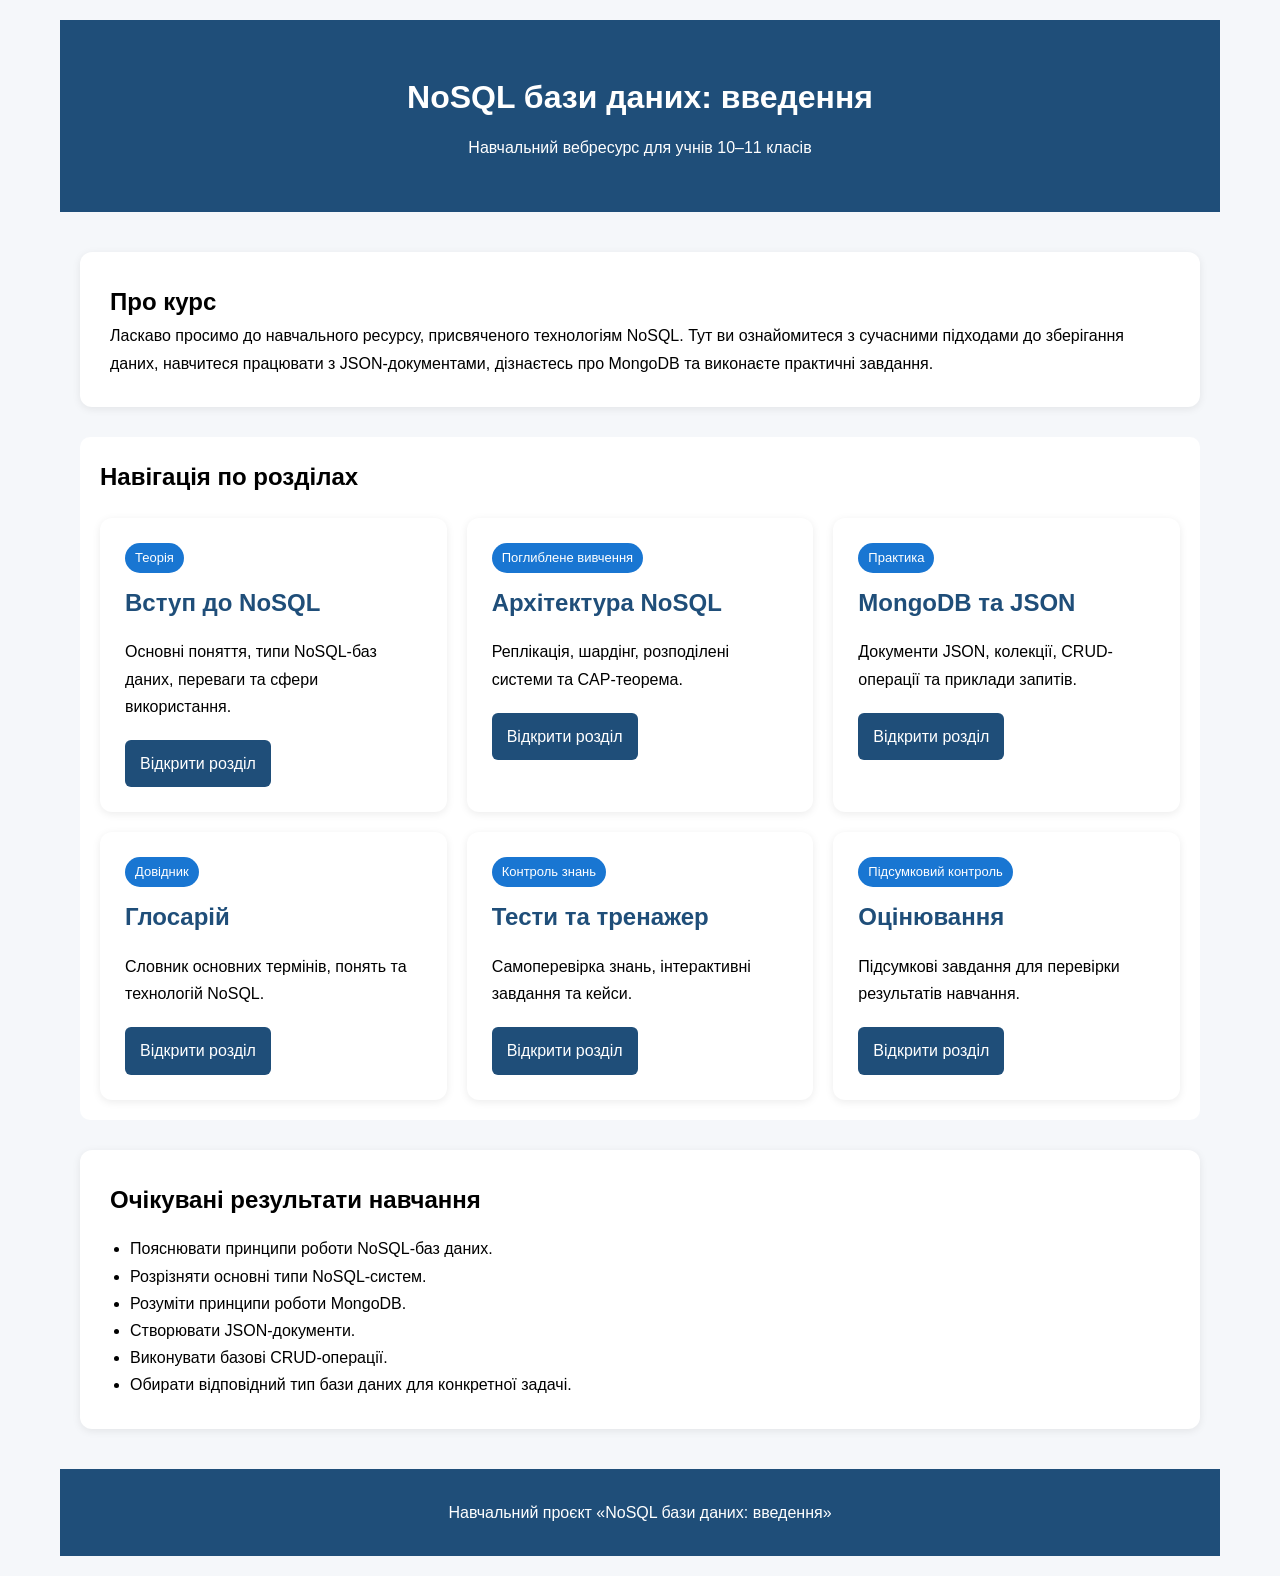
<file: index.html>
<!doctype html>
<html lang="uk">
  <head>
    <meta charset="UTF-8" />
    <meta name="viewport" content="width=device-width, initial-scale=1.0" />
    <title>NoSQL бази даних: введення</title>

    <link rel="stylesheet" href="styles/style.css" />

    <style>
      * {
        margin: 0;
        padding: 0;
        box-sizing: border-box;
      }

      body {
        font-family: Arial, sans-serif;
        background: #f5f7fa;
        line-height: 1.7;
      }

      header {
        background: #1f4e79;
        color: white;
        text-align: center;
        padding: 50px 20px;
      }

      header h1 {
        margin-bottom: 10px;
      }

      .container {
        max-width: 1200px;
        margin: 40px auto;
        padding: 0 20px;
      }

      .intro {
        background: white;
        padding: 30px;
        border-radius: 12px;
        margin-bottom: 30px;
        box-shadow: 0 2px 8px rgba(0, 0, 0, 0.08);
      }

      .navigation-grid {
        display: grid;
        grid-template-columns: repeat(auto-fit, minmax(300px, 1fr));
        gap: 20px;
      }

      .nav-card {
        background: white;
        padding: 25px;
        border-radius: 12px;
        box-shadow: 0 2px 8px rgba(0, 0, 0, 0.08);
        transition: 0.3s;
      }

      .nav-card:hover {
        transform: translateY(-5px);
      }

      .nav-card h2 {
        color: #1f4e79;
        margin-bottom: 15px;
      }

      .nav-card p {
        margin-bottom: 20px;
      }

      .nav-card a {
        display: inline-block;
        text-decoration: none;
        background: #1f4e79;
        color: white;
        padding: 10px 15px;
        border-radius: 6px;
      }

      .objectives {
        background: white;
        padding: 30px;
        border-radius: 12px;
        margin-top: 30px;
        box-shadow: 0 2px 8px rgba(0, 0, 0, 0.08);
      }

      .objectives ul {
        margin-top: 15px;
        padding-left: 20px;
      }

      footer {
        text-align: center;
        padding: 30px;
        margin-top: 40px;
        background: #1f4e79;
        color: white;
      }

      .badge {
        display: inline-block;
        background: #1976d2;
        color: white;
        padding: 4px 10px;
        border-radius: 15px;
        font-size: 13px;
        margin-bottom: 10px;
      }
    </style>
  </head>
  <body>
    <header>
      <h1>NoSQL бази даних: введення</h1>
      <p>Навчальний вебресурс для учнів 10–11 класів</p>
    </header>

    <div class="container">
      <section class="intro">
        <h2>Про курс</h2>

        <p>
          Ласкаво просимо до навчального ресурсу, присвяченого технологіям
          NoSQL. Тут ви ознайомитеся з сучасними підходами до зберігання даних,
          навчитеся працювати з JSON-документами, дізнаєтесь про MongoDB та
          виконаєте практичні завдання.
        </p>
      </section>

      <section>
        <h2 style="margin-bottom: 20px">Навігація по розділах</h2>

        <div class="navigation-grid">
          <div class="nav-card">
            <div class="badge">Теорія</div>

            <h2>Вступ до NoSQL</h2>

            <p>
              Основні поняття, типи NoSQL-баз даних, переваги та сфери
              використання.
            </p>

            <a href="theory/main-content.html"> Відкрити розділ </a>
          </div>

          <div class="nav-card">
            <div class="badge">Поглиблене вивчення</div>

            <h2>Архітектура NoSQL</h2>

            <p>Реплікація, шардінг, розподілені системи та CAP-теорема.</p>

            <a href="theory/no-sql-architecture.html"> Відкрити розділ </a>
          </div>

          <div class="nav-card">
            <div class="badge">Практика</div>

            <h2>MongoDB та JSON</h2>

            <p>Документи JSON, колекції, CRUD-операції та приклади запитів.</p>

            <a href="theory/mongo-db-as-example.html"> Відкрити розділ </a>
          </div>

          <div class="nav-card">
            <div class="badge">Довідник</div>

            <h2>Глосарій</h2>

            <p>Словник основних термінів, понять та технологій NoSQL.</p>

            <a href="theory/glossary.html"> Відкрити розділ </a>
          </div>

          <div class="nav-card">
            <div class="badge">Контроль знань</div>

            <h2>Тести та тренажер</h2>

            <p>Самоперевірка знань, інтерактивні завдання та кейси.</p>

            <a href="tests/tests.html"> Відкрити розділ </a>
          </div>

          <div class="nav-card">
            <div class="badge">Підсумковий контроль</div>

            <h2>Оцінювання</h2>

            <p>Підсумкові завдання для перевірки результатів навчання.</p>

            <a href="practice/tasks.html"> Відкрити розділ </a>
          </div>
        </div>
      </section>

      <section class="objectives">
        <h2>Очікувані результати навчання</h2>

        <ul>
          <li>Пояснювати принципи роботи NoSQL-баз даних.</li>
          <li>Розрізняти основні типи NoSQL-систем.</li>
          <li>Розуміти принципи роботи MongoDB.</li>
          <li>Створювати JSON-документи.</li>
          <li>Виконувати базові CRUD-операції.</li>
          <li>Обирати відповідний тип бази даних для конкретної задачі.</li>
        </ul>
      </section>
    </div>

    <footer>
      <p>Навчальний проєкт «NoSQL бази даних: введення»</p>
    </footer>
  </body>
</html>
</file>
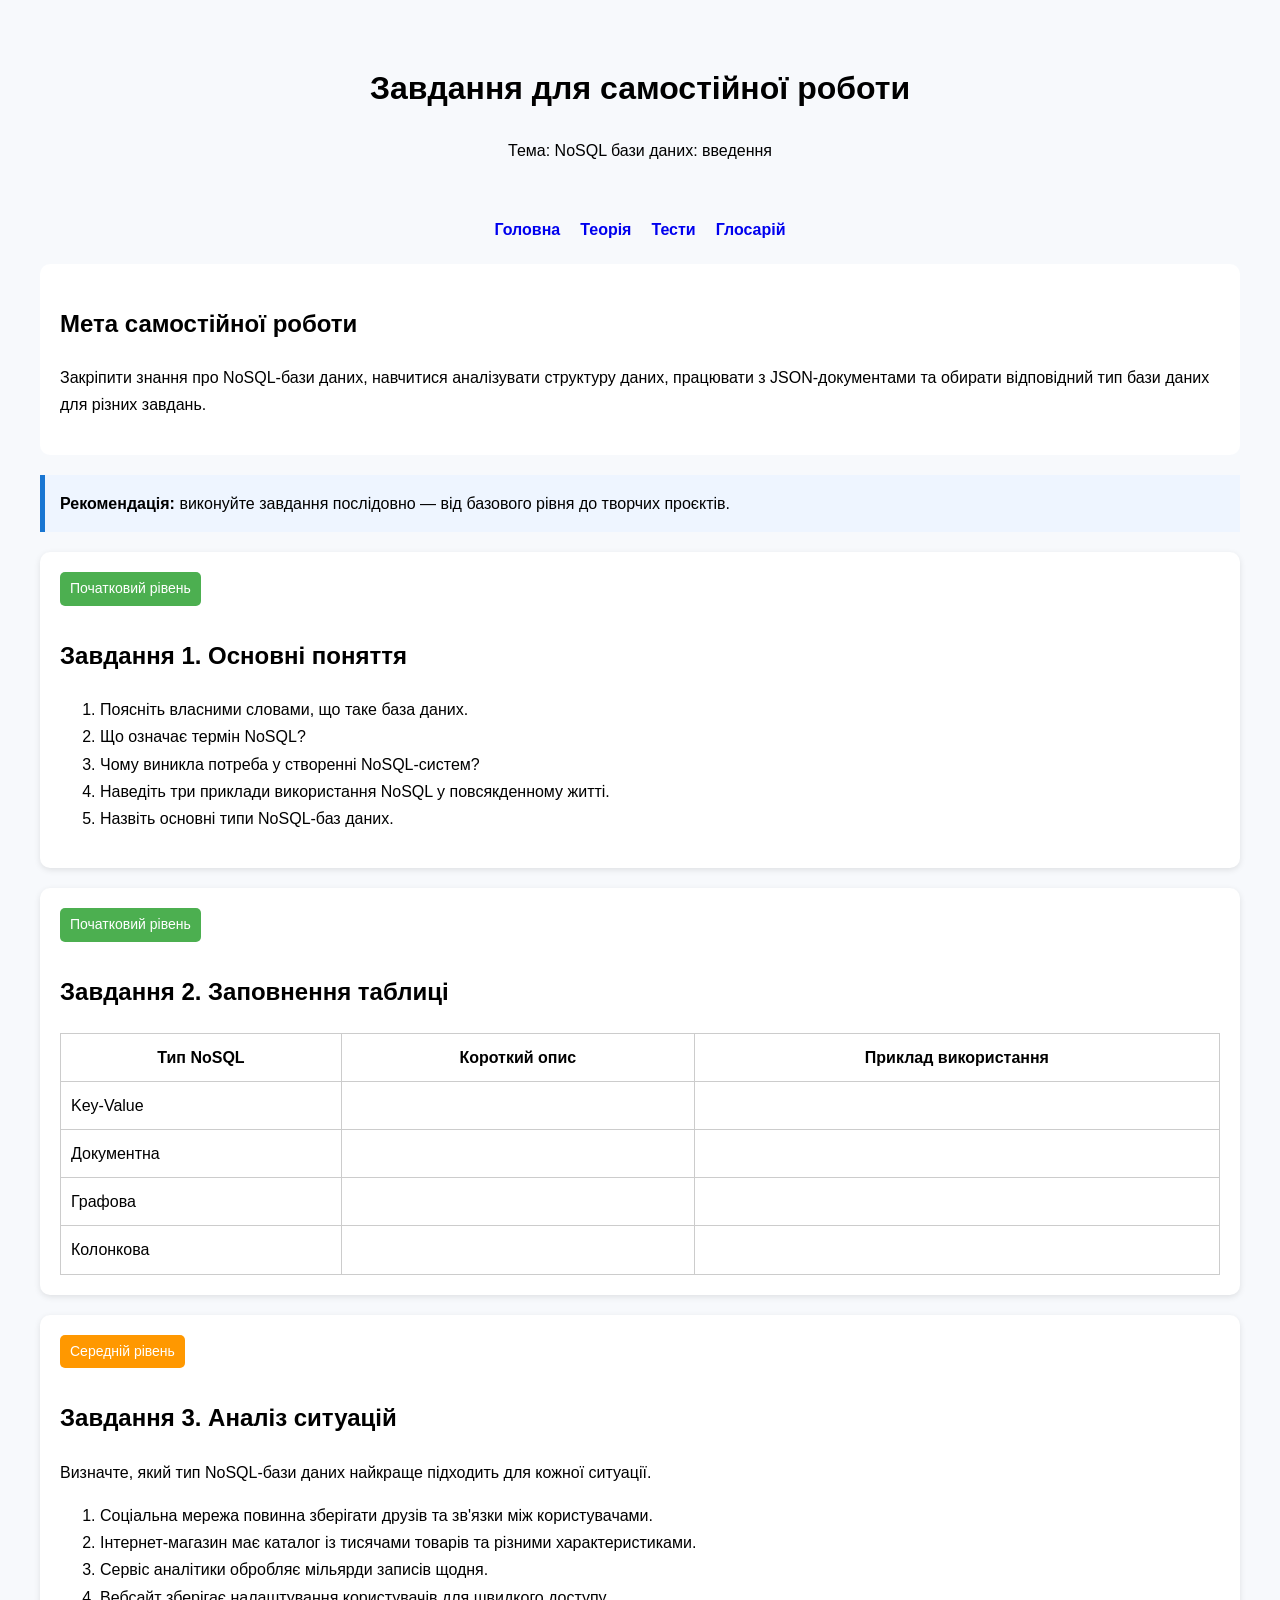
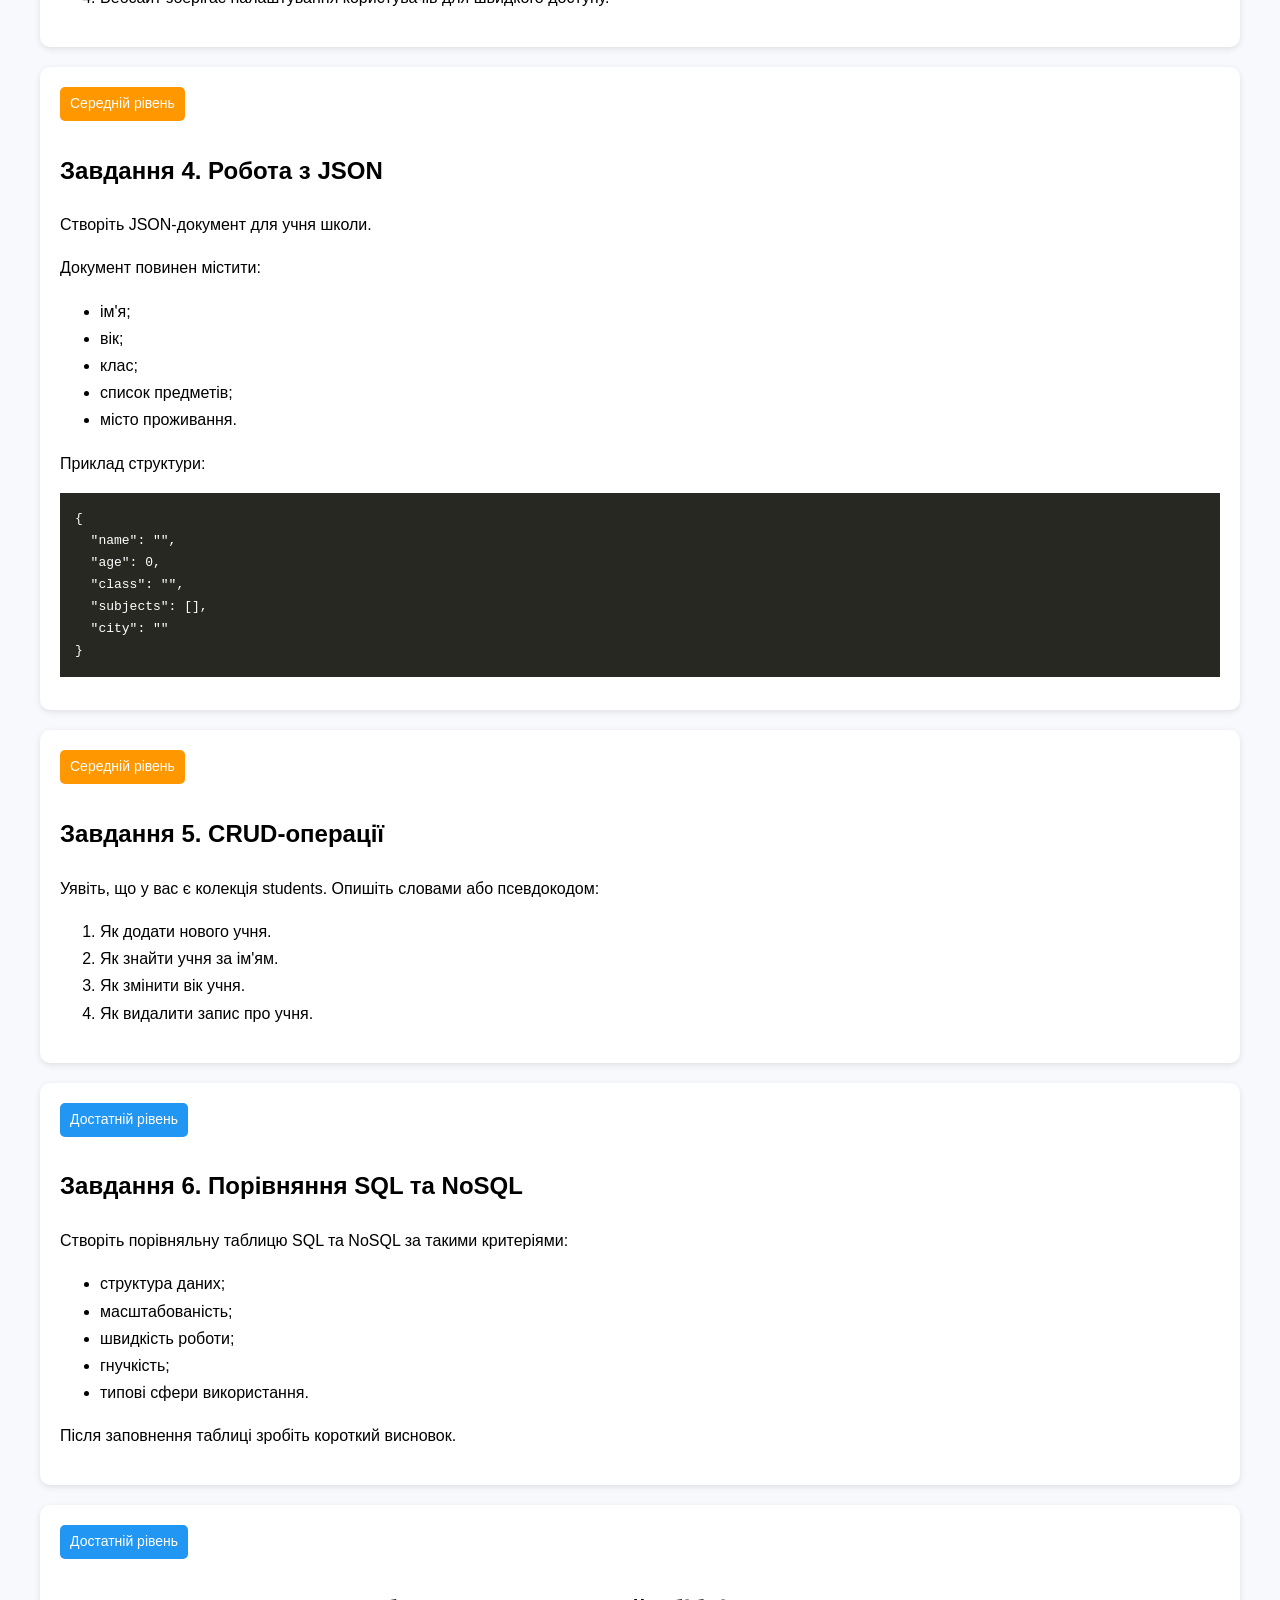
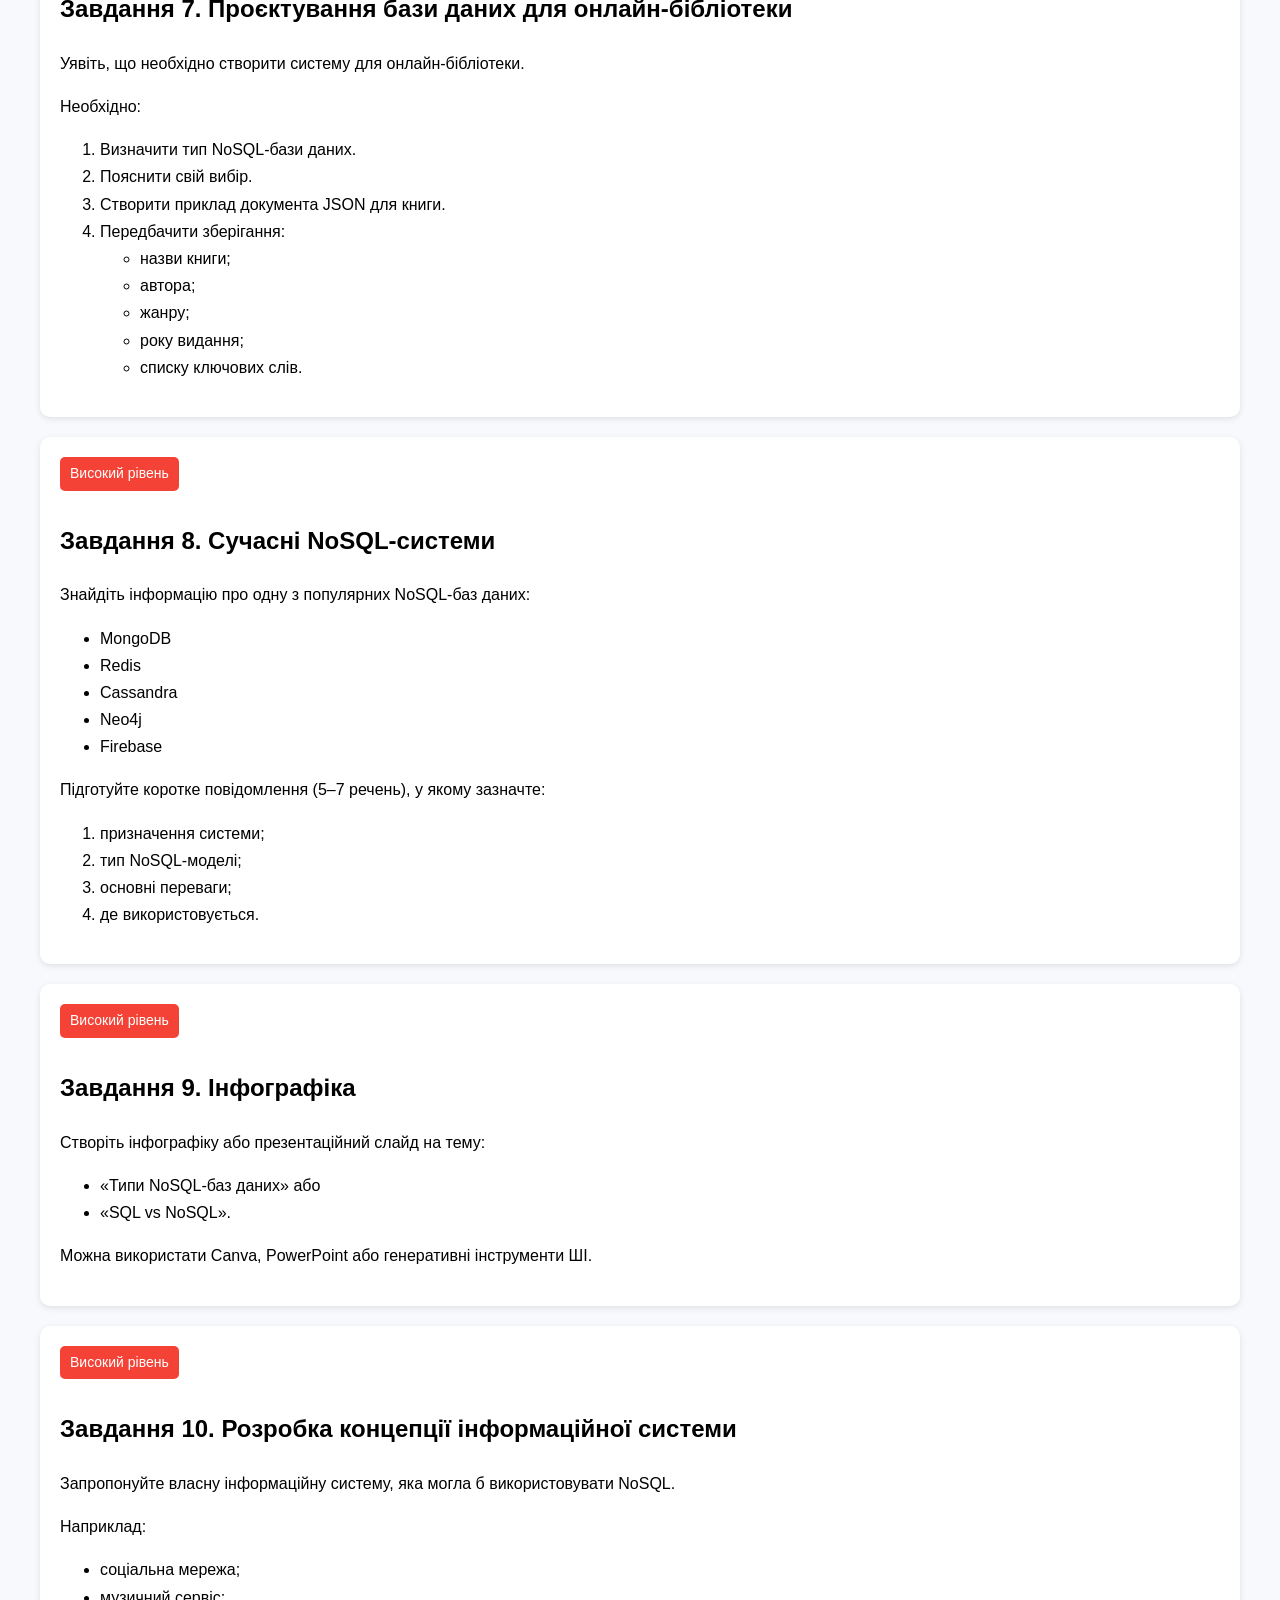
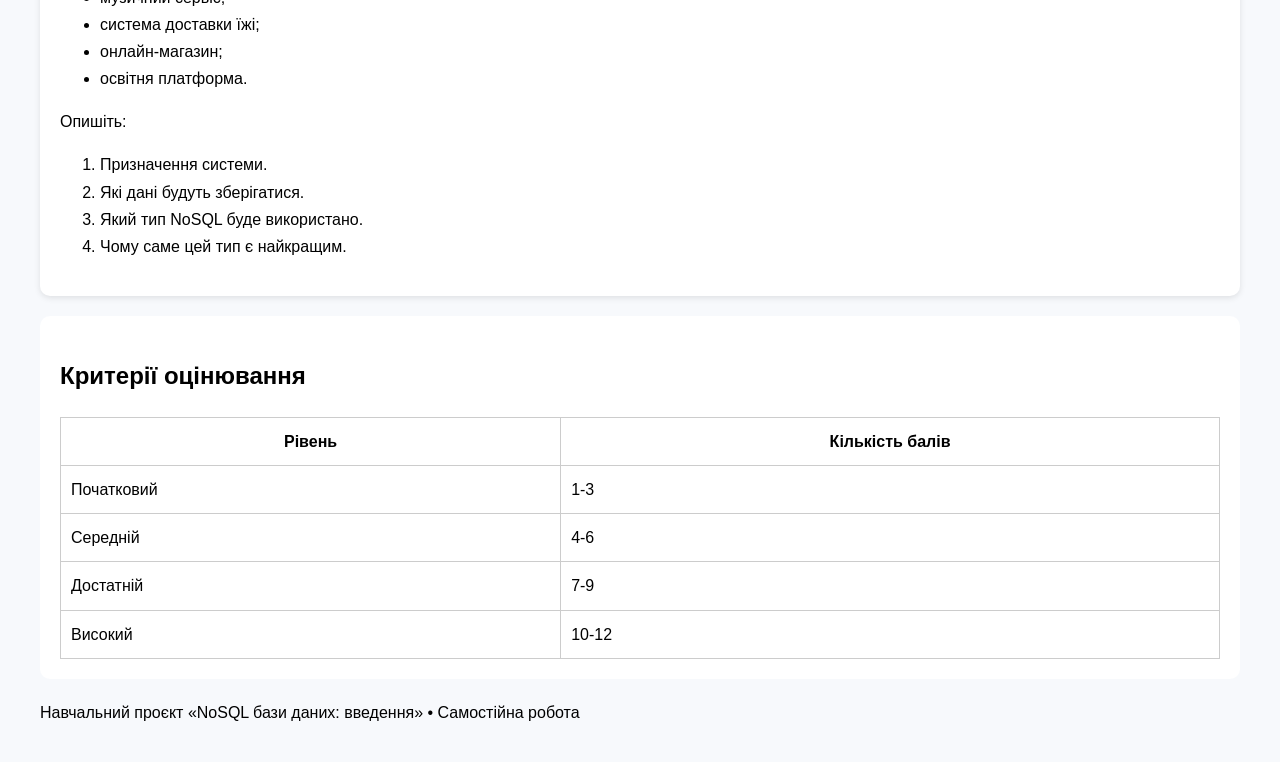
<file: practice/tasks.html>
<!doctype html>
<html lang="uk">
  <head>
    <meta charset="UTF-8" />
    <meta name="viewport" content="width=device-width, initial-scale=1.0" />
    <title>Самостійна робота — NoSQL бази даних</title>

    <link rel="stylesheet" href="../styles/style.css" />

    <style>
      .task-card {
        background: white;
        padding: 20px;
        margin: 20px 0;
        border-radius: 10px;
        box-shadow: 0 2px 6px rgba(0, 0, 0, 0.1);
      }

      .level {
        display: inline-block;
        padding: 5px 10px;
        border-radius: 5px;
        color: white;
        font-size: 14px;
        margin-bottom: 10px;
      }

      .easy {
        background: #4caf50;
      }

      .medium {
        background: #ff9800;
      }

      .sufficient {
        background: #2196f3;
      }

      .hard {
        background: #f44336;
      }

      .tip-box {
        background: #eef5ff;
        border-left: 5px solid #1976d2;
        padding: 15px;
        margin: 20px 0;
      }

      table {
        width: 100%;
        border-collapse: collapse;
      }

      table th,
      table td {
        border: 1px solid #ccc;
        padding: 10px;
      }
    </style>
  </head>
  <body>
    <header>
      <h1>Завдання для самостійної роботи</h1>
      <p>Тема: NoSQL бази даних: введення</p>
    </header>

    <nav>
      <ul>
        <li><a href="../index.html">Головна</a></li>
        <li><a href="../theory/main-content.html">Теорія</a></li>
        <li><a href="../tests/tests.html">Тести</a></li>
        <li><a href="../theory/glossary.html">Глосарій</a></li>
      </ul>
    </nav>

    <main>
      <section>
        <h2>Мета самостійної роботи</h2>

        <p>
          Закріпити знання про NoSQL-бази даних, навчитися аналізувати структуру
          даних, працювати з JSON-документами та обирати відповідний тип бази
          даних для різних завдань.
        </p>
      </section>

      <div class="tip-box">
        <strong>Рекомендація:</strong>
        виконуйте завдання послідовно — від базового рівня до творчих проєктів.
      </div>

      <section class="task-card">
        <span class="level easy">Початковий рівень</span>

        <h2>Завдання 1. Основні поняття</h2>

        <ol>
          <li>Поясніть власними словами, що таке база даних.</li>
          <li>Що означає термін NoSQL?</li>
          <li>Чому виникла потреба у створенні NoSQL-систем?</li>
          <li>
            Наведіть три приклади використання NoSQL у повсякденному житті.
          </li>
          <li>Назвіть основні типи NoSQL-баз даних.</li>
        </ol>
      </section>

      <section class="task-card">
        <span class="level easy">Початковий рівень</span>

        <h2>Завдання 2. Заповнення таблиці</h2>

        <table>
          <tr>
            <th>Тип NoSQL</th>
            <th>Короткий опис</th>
            <th>Приклад використання</th>
          </tr>

          <tr>
            <td>Key-Value</td>
            <td></td>
            <td></td>
          </tr>

          <tr>
            <td>Документна</td>
            <td></td>
            <td></td>
          </tr>

          <tr>
            <td>Графова</td>
            <td></td>
            <td></td>
          </tr>

          <tr>
            <td>Колонкова</td>
            <td></td>
            <td></td>
          </tr>
        </table>
      </section>

      <section class="task-card">
        <span class="level medium">Середній рівень</span>

        <h2>Завдання 3. Аналіз ситуацій</h2>

        <p>
          Визначте, який тип NoSQL-бази даних найкраще підходить для кожної
          ситуації.
        </p>

        <ol>
          <li>
            Соціальна мережа повинна зберігати друзів та зв'язки між
            користувачами.
          </li>

          <li>
            Інтернет-магазин має каталог із тисячами товарів та різними
            характеристиками.
          </li>

          <li>Сервіс аналітики обробляє мільярди записів щодня.</li>

          <li>
            Вебсайт зберігає налаштування користувачів для швидкого доступу.
          </li>
        </ol>
      </section>

      <section class="task-card">
        <span class="level medium">Середній рівень</span>

        <h2>Завдання 4. Робота з JSON</h2>

        <p>Створіть JSON-документ для учня школи.</p>

        <p>Документ повинен містити:</p>

        <ul>
          <li>ім'я;</li>
          <li>вік;</li>
          <li>клас;</li>
          <li>список предметів;</li>
          <li>місто проживання.</li>
        </ul>

        <p>Приклад структури:</p>

        <pre>
{
  "name": "",
  "age": 0,
  "class": "",
  "subjects": [],
  "city": ""
}
</pre
        >
      </section>

      <section class="task-card">
        <span class="level medium">Середній рівень</span>

        <h2>Завдання 5. CRUD-операції</h2>

        <p>
          Уявіть, що у вас є колекція students. Опишіть словами або псевдокодом:
        </p>

        <ol>
          <li>Як додати нового учня.</li>
          <li>Як знайти учня за ім'ям.</li>
          <li>Як змінити вік учня.</li>
          <li>Як видалити запис про учня.</li>
        </ol>
      </section>

      <section class="task-card">
        <span class="level sufficient">Достатній рівень</span>

        <h2>Завдання 6. Порівняння SQL та NoSQL</h2>

        <p>Створіть порівняльну таблицю SQL та NoSQL за такими критеріями:</p>

        <ul>
          <li>структура даних;</li>
          <li>масштабованість;</li>
          <li>швидкість роботи;</li>
          <li>гнучкість;</li>
          <li>типові сфери використання.</li>
        </ul>

        <p>Після заповнення таблиці зробіть короткий висновок.</p>
      </section>

      <section class="task-card">
        <span class="level sufficient">Достатній рівень</span>

        <h2>Завдання 7. Проєктування бази даних для онлайн-бібліотеки</h2>

        <p>Уявіть, що необхідно створити систему для онлайн-бібліотеки.</p>

        <p>Необхідно:</p>

        <ol>
          <li>Визначити тип NoSQL-бази даних.</li>

          <li>Пояснити свій вибір.</li>

          <li>Створити приклад документа JSON для книги.</li>

          <li>
            Передбачити зберігання:
            <ul>
              <li>назви книги;</li>
              <li>автора;</li>
              <li>жанру;</li>
              <li>року видання;</li>
              <li>списку ключових слів.</li>
            </ul>
          </li>
        </ol>
      </section>

      <section class="task-card">
        <span class="level hard">Високий рівень</span>

        <h2>Завдання 8. Сучасні NoSQL-системи</h2>

        <p>Знайдіть інформацію про одну з популярних NoSQL-баз даних:</p>

        <ul>
          <li>MongoDB</li>
          <li>Redis</li>
          <li>Cassandra</li>
          <li>Neo4j</li>
          <li>Firebase</li>
        </ul>

        <p>Підготуйте коротке повідомлення (5–7 речень), у якому зазначте:</p>

        <ol>
          <li>призначення системи;</li>
          <li>тип NoSQL-моделі;</li>
          <li>основні переваги;</li>
          <li>де використовується.</li>
        </ol>
      </section>

      <section class="task-card">
        <span class="level hard">Високий рівень</span>

        <h2>Завдання 9. Інфографіка</h2>

        <p>Створіть інфографіку або презентаційний слайд на тему:</p>

        <ul>
          <li>«Типи NoSQL-баз даних» або</li>
          <li>«SQL vs NoSQL».</li>
        </ul>

        <p>
          Можна використати Canva, PowerPoint або генеративні інструменти ШІ.
        </p>
      </section>

      <section class="task-card">
        <span class="level hard">Високий рівень</span>

        <h2>Завдання 10. Розробка концепції інформаційної системи</h2>

        <p>
          Запропонуйте власну інформаційну систему, яка могла б використовувати
          NoSQL.
        </p>

        <p>Наприклад:</p>

        <ul>
          <li>соціальна мережа;</li>
          <li>музичний сервіс;</li>
          <li>система доставки їжі;</li>
          <li>онлайн-магазин;</li>
          <li>освітня платформа.</li>
        </ul>

        <p>Опишіть:</p>

        <ol>
          <li>Призначення системи.</li>
          <li>Які дані будуть зберігатися.</li>
          <li>Який тип NoSQL буде використано.</li>
          <li>Чому саме цей тип є найкращим.</li>
        </ol>
      </section>

      <section>
        <h2>Критерії оцінювання</h2>

        <table>
          <tr>
            <th>Рівень</th>
            <th>Кількість балів</th>
          </tr>

          <tr>
            <td>Початковий</td>
            <td>1-3</td>
          </tr>

          <tr>
            <td>Середній</td>
            <td>4-6</td>
          </tr>

          <tr>
            <td>Достатній</td>
            <td>7-9</td>
          </tr>

          <tr>
            <td>Високий</td>
            <td>10-12</td>
          </tr>
        </table>
      </section>
    </main>

    <footer>
      <p>Навчальний проєкт «NoSQL бази даних: введення» • Самостійна робота</p>
    </footer>
  </body>
</html>
</file>
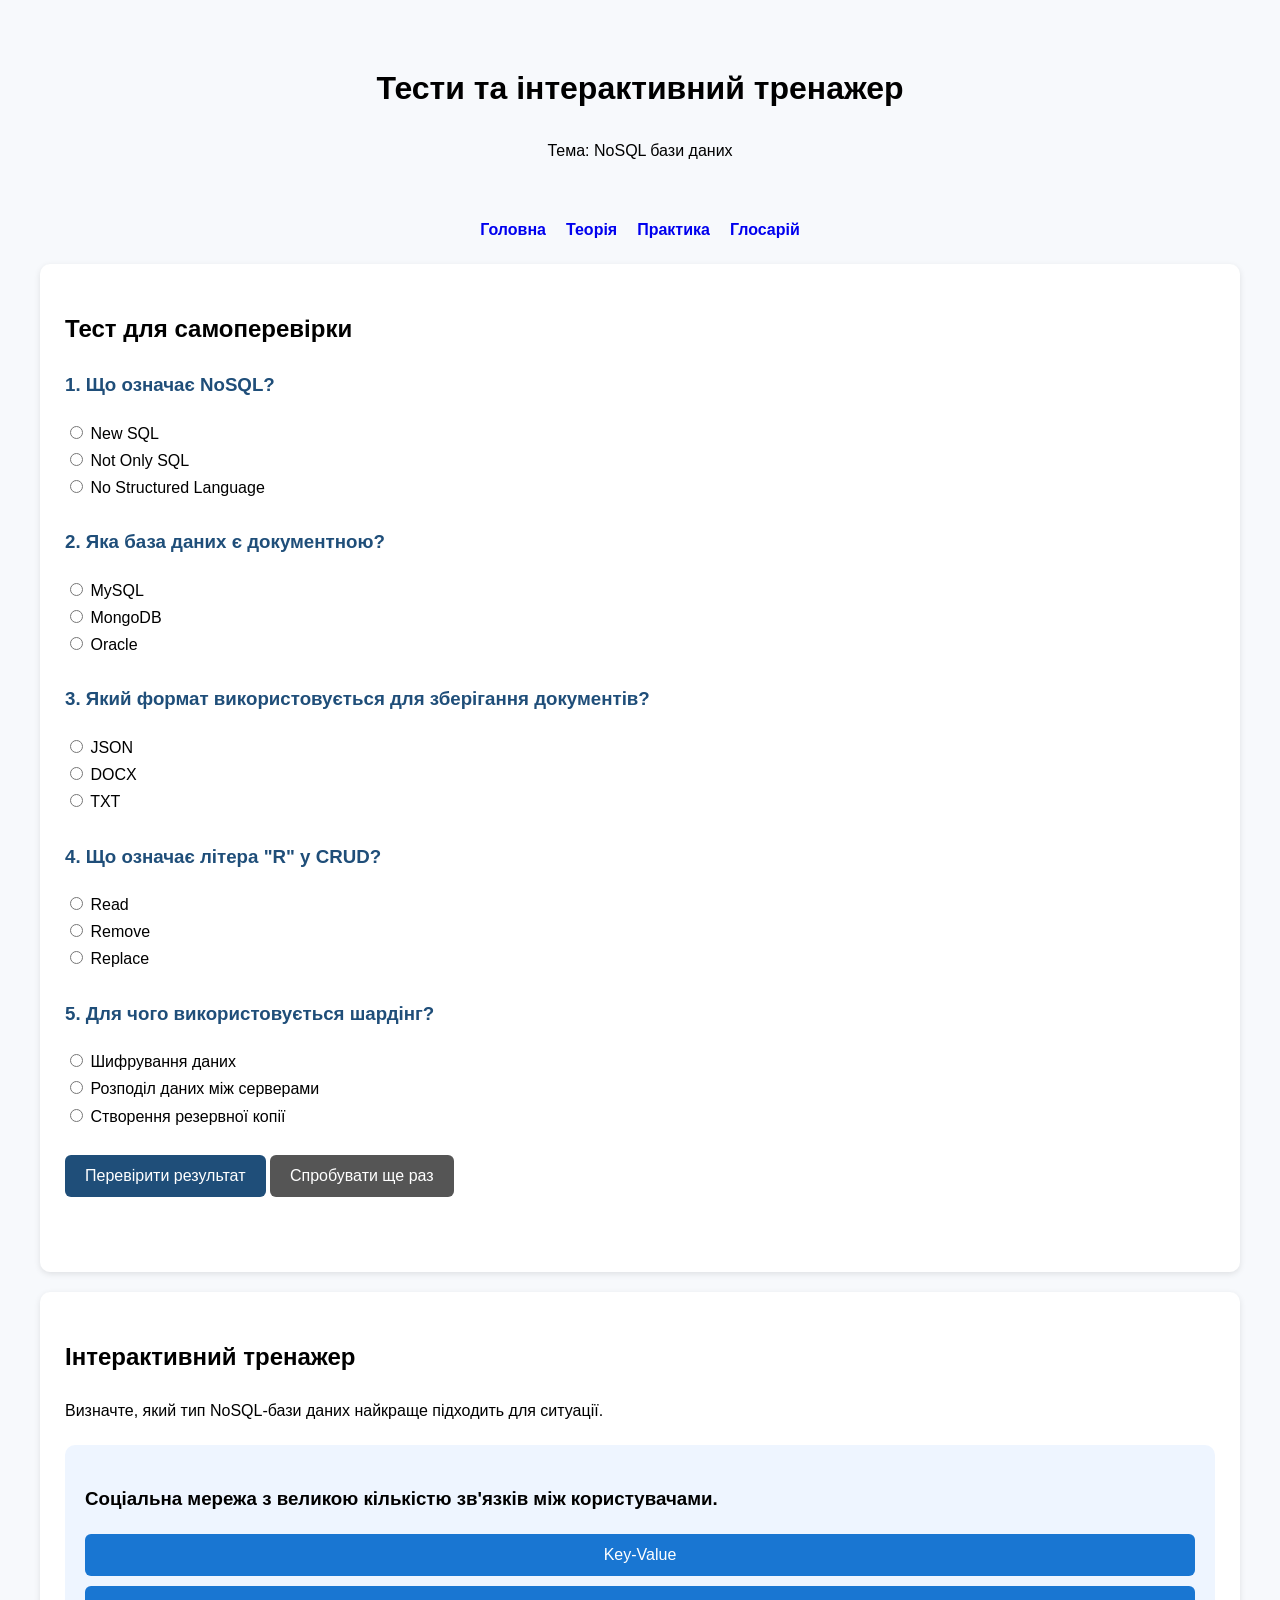
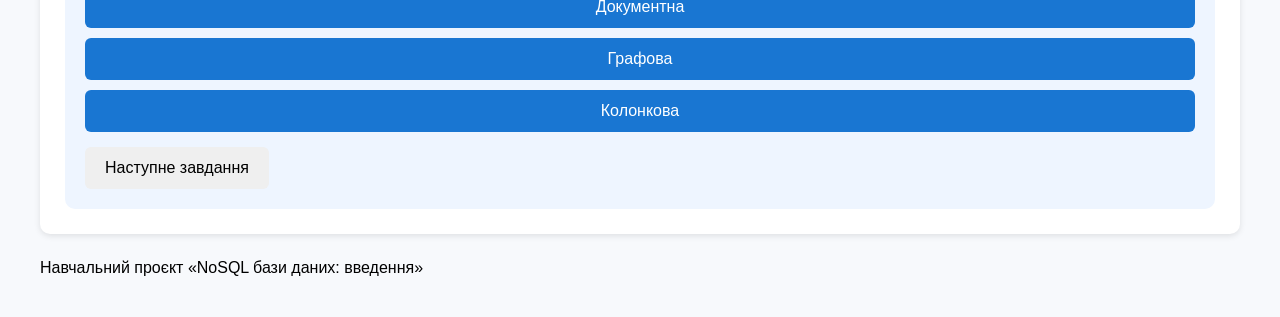
<file: tests/tests.html>
<!doctype html>
<html lang="uk">
  <head>
    <meta charset="UTF-8" />
    <meta name="viewport" content="width=device-width, initial-scale=1.0" />
    <title>Тести та тренажер NoSQL</title>

    <link rel="stylesheet" href="../styles/style.css" />

    <style>
      .quiz-container {
        background: white;
        padding: 25px;
        border-radius: 10px;
        margin: 20px 0;
        box-shadow: 0 2px 6px rgba(0, 0, 0, 0.1);
      }

      .question {
        margin-bottom: 25px;
      }

      .question h3 {
        color: #1f4e79;
      }

      button {
        padding: 12px 20px;
        border: none;
        border-radius: 6px;
        cursor: pointer;
        font-size: 16px;
      }

      .check-btn {
        background: #1f4e79;
        color: white;
      }

      .reset-btn {
        background: #555;
        color: white;
      }

      .result {
        margin-top: 20px;
        padding: 15px;
        font-size: 18px;
        font-weight: bold;
      }

      .correct {
        color: green;
      }

      .wrong {
        color: red;
      }

      .trainer-card {
        background: #eef5ff;
        padding: 20px;
        border-radius: 10px;
        margin-top: 20px;
      }

      .option-btn {
        display: block;
        width: 100%;
        margin: 10px 0;
        background: #1976d2;
        color: white;
      }

      .feedback {
        margin-top: 15px;
        font-weight: bold;
      }
    </style>
  </head>
  <body>
    <header>
      <h1>Тести та інтерактивний тренажер</h1>
      <p>Тема: NoSQL бази даних</p>
    </header>

    <nav>
      <ul>
        <li><a href="../index.html">Головна</a></li>
        <li><a href="../theory/main-content.html">Теорія</a></li>
        <li><a href="../practice/tasks.htmll">Практика</a></li>
        <li><a href="../theory/glossary.html">Глосарій</a></li>
      </ul>
    </nav>

    <main>
      <section class="quiz-container">
        <h2>Тест для самоперевірки</h2>

        <div class="question">
          <h3>1. Що означає NoSQL?</h3>

          <label>
            <input type="radio" name="q1" value="a" />
            New SQL </label
          ><br />

          <label>
            <input type="radio" name="q1" value="b" />
            Not Only SQL </label
          ><br />

          <label>
            <input type="radio" name="q1" value="c" />
            No Structured Language
          </label>
        </div>

        <div class="question">
          <h3>2. Яка база даних є документною?</h3>

          <label>
            <input type="radio" name="q2" value="a" />
            MySQL </label
          ><br />

          <label>
            <input type="radio" name="q2" value="b" />
            MongoDB </label
          ><br />

          <label>
            <input type="radio" name="q2" value="c" />
            Oracle
          </label>
        </div>

        <div class="question">
          <h3>3. Який формат використовується для зберігання документів?</h3>

          <label>
            <input type="radio" name="q3" value="a" />
            JSON </label
          ><br />

          <label>
            <input type="radio" name="q3" value="b" />
            DOCX </label
          ><br />

          <label>
            <input type="radio" name="q3" value="c" />
            TXT
          </label>
        </div>

        <div class="question">
          <h3>4. Що означає літера "R" у CRUD?</h3>

          <label>
            <input type="radio" name="q4" value="a" />
            Read </label
          ><br />

          <label>
            <input type="radio" name="q4" value="b" />
            Remove </label
          ><br />

          <label>
            <input type="radio" name="q4" value="c" />
            Replace
          </label>
        </div>

        <div class="question">
          <h3>5. Для чого використовується шардінг?</h3>

          <label>
            <input type="radio" name="q5" value="a" />
            Шифрування даних </label
          ><br />

          <label>
            <input type="radio" name="q5" value="b" />
            Розподіл даних між серверами </label
          ><br />

          <label>
            <input type="radio" name="q5" value="c" />
            Створення резервної копії
          </label>
        </div>

        <button class="check-btn" onclick="checkQuiz()">
          Перевірити результат
        </button>

        <button class="reset-btn" onclick="resetQuiz()">
          Спробувати ще раз
        </button>

        <div id="result" class="result"></div>
      </section>

      <section class="quiz-container">
        <h2>Інтерактивний тренажер</h2>

        <p>
          Визначте, який тип NoSQL-бази даних найкраще підходить для ситуації.
        </p>

        <div class="trainer-card">
          <h3 id="scenario"></h3>

          <button class="option-btn" onclick="checkTrainer('keyvalue')">
            Key-Value
          </button>

          <button class="option-btn" onclick="checkTrainer('document')">
            Документна
          </button>

          <button class="option-btn" onclick="checkTrainer('graph')">
            Графова
          </button>

          <button class="option-btn" onclick="checkTrainer('column')">
            Колонкова
          </button>

          <div id="feedback" class="feedback"></div>

          <button onclick="nextScenario()">Наступне завдання</button>
        </div>
      </section>
    </main>

    <footer>
      <p>Навчальний проєкт «NoSQL бази даних: введення»</p>
    </footer>

    <script>
      function checkQuiz() {
        let score = 0;

        if (document.querySelector('input[name="q1"]:checked')?.value === "b")
          score++;
        if (document.querySelector('input[name="q2"]:checked')?.value === "b")
          score++;
        if (document.querySelector('input[name="q3"]:checked')?.value === "a")
          score++;
        if (document.querySelector('input[name="q4"]:checked')?.value === "a")
          score++;
        if (document.querySelector('input[name="q5"]:checked')?.value === "b")
          score++;

        const result = document.getElementById("result");

        result.innerHTML = `Ваш результат: ${score} з 5 балів`;

        if (score >= 4) {
          result.className = "result correct";
        } else {
          result.className = "result wrong";
        }
      }

      function resetQuiz() {
        document
          .querySelectorAll('input[type="radio"]')
          .forEach((radio) => (radio.checked = false));

        document.getElementById("result").innerHTML = "";
      }

      const scenarios = [
        {
          text: "Соціальна мережа з великою кількістю зв'язків між користувачами.",
          answer: "graph",
        },

        {
          text: "Каталог інтернет-магазину з різними характеристиками товарів.",
          answer: "document",
        },

        {
          text: "Кешування даних користувачів для швидкого доступу.",
          answer: "keyvalue",
        },

        {
          text: "Аналітична система для обробки мільярдів записів.",
          answer: "column",
        },
      ];

      let currentScenario = 0;

      function loadScenario() {
        document.getElementById("scenario").innerText =
          scenarios[currentScenario].text;

        document.getElementById("feedback").innerHTML = "";
      }

      function checkTrainer(choice) {
        const answer = scenarios[currentScenario].answer;

        const feedback = document.getElementById("feedback");

        if (choice === answer) {
          feedback.innerHTML = "✅ Правильно!";

          feedback.style.color = "green";
        } else {
          feedback.innerHTML = "❌ Неправильно. Спробуйте ще раз.";

          feedback.style.color = "red";
        }
      }

      function nextScenario() {
        currentScenario++;

        if (currentScenario >= scenarios.length) {
          currentScenario = 0;
        }

        loadScenario();
      }

      loadScenario();
    </script>
  </body>
</html>
</file>
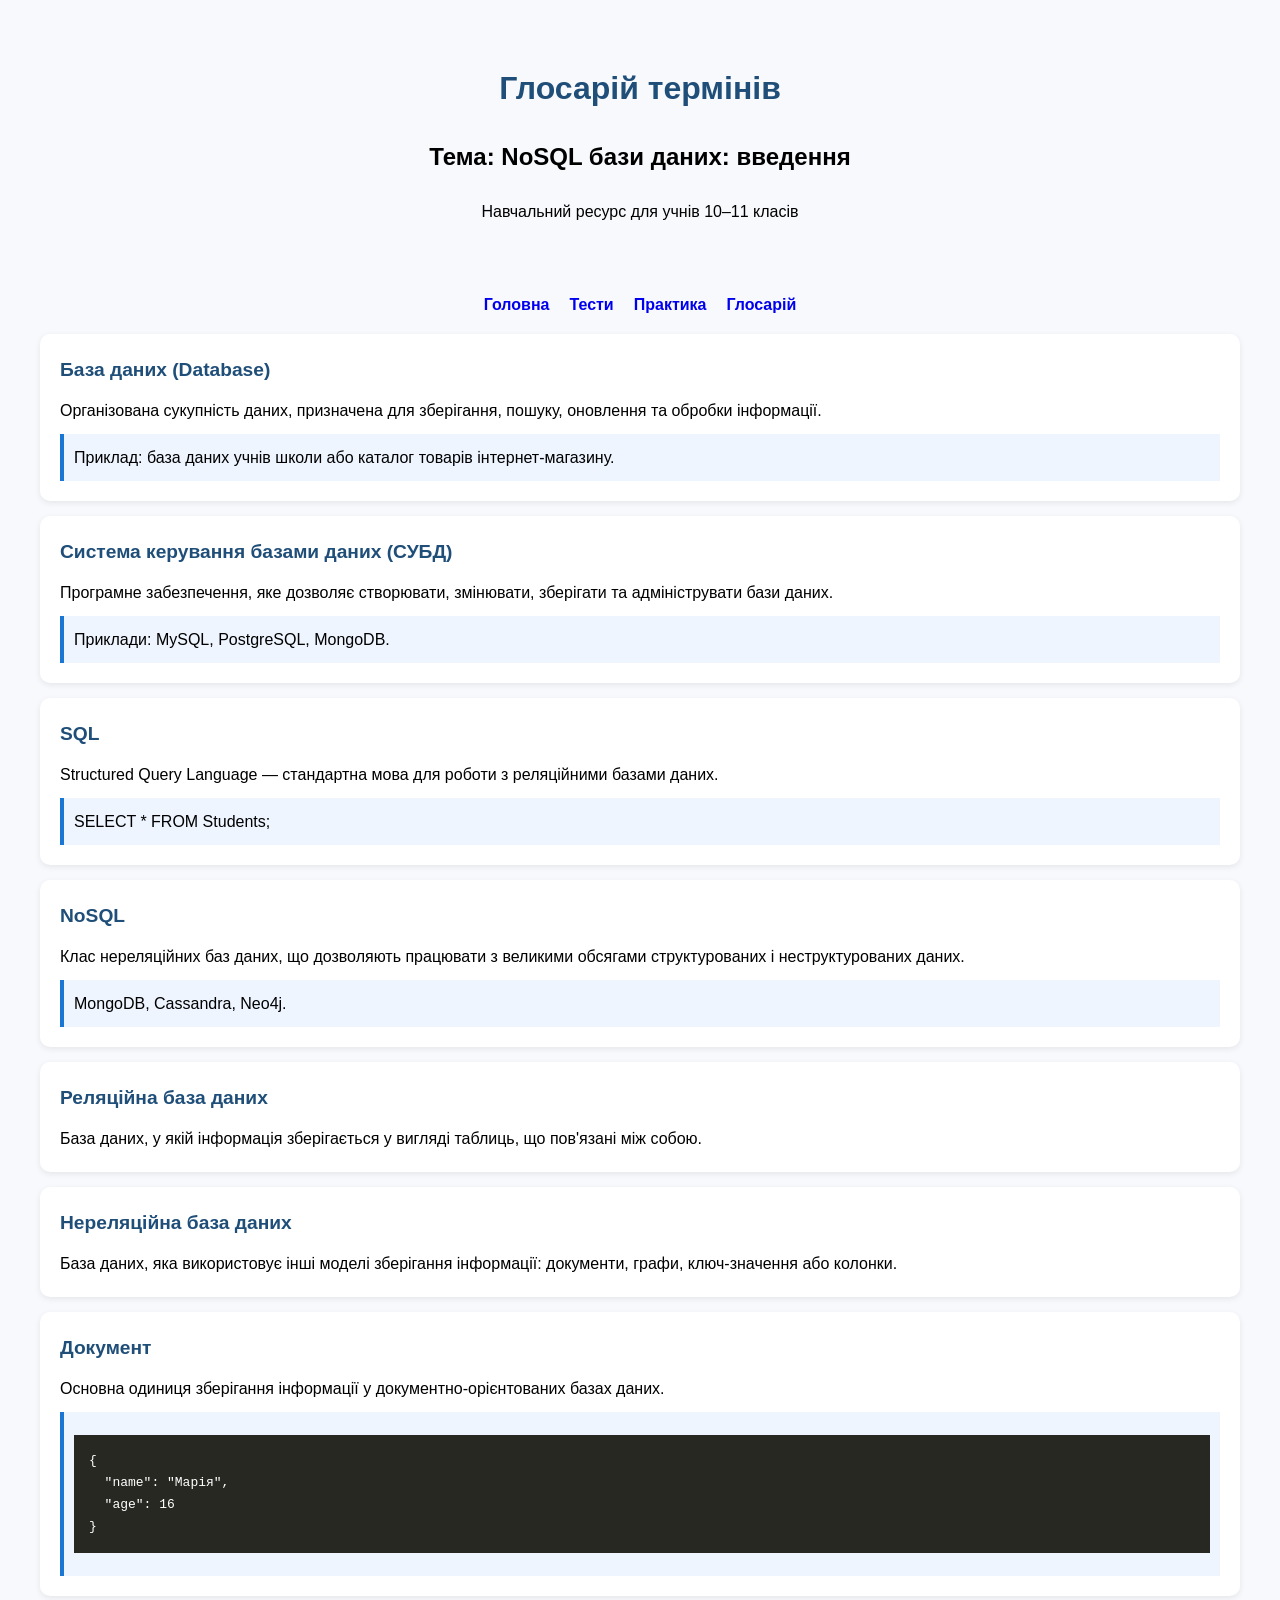
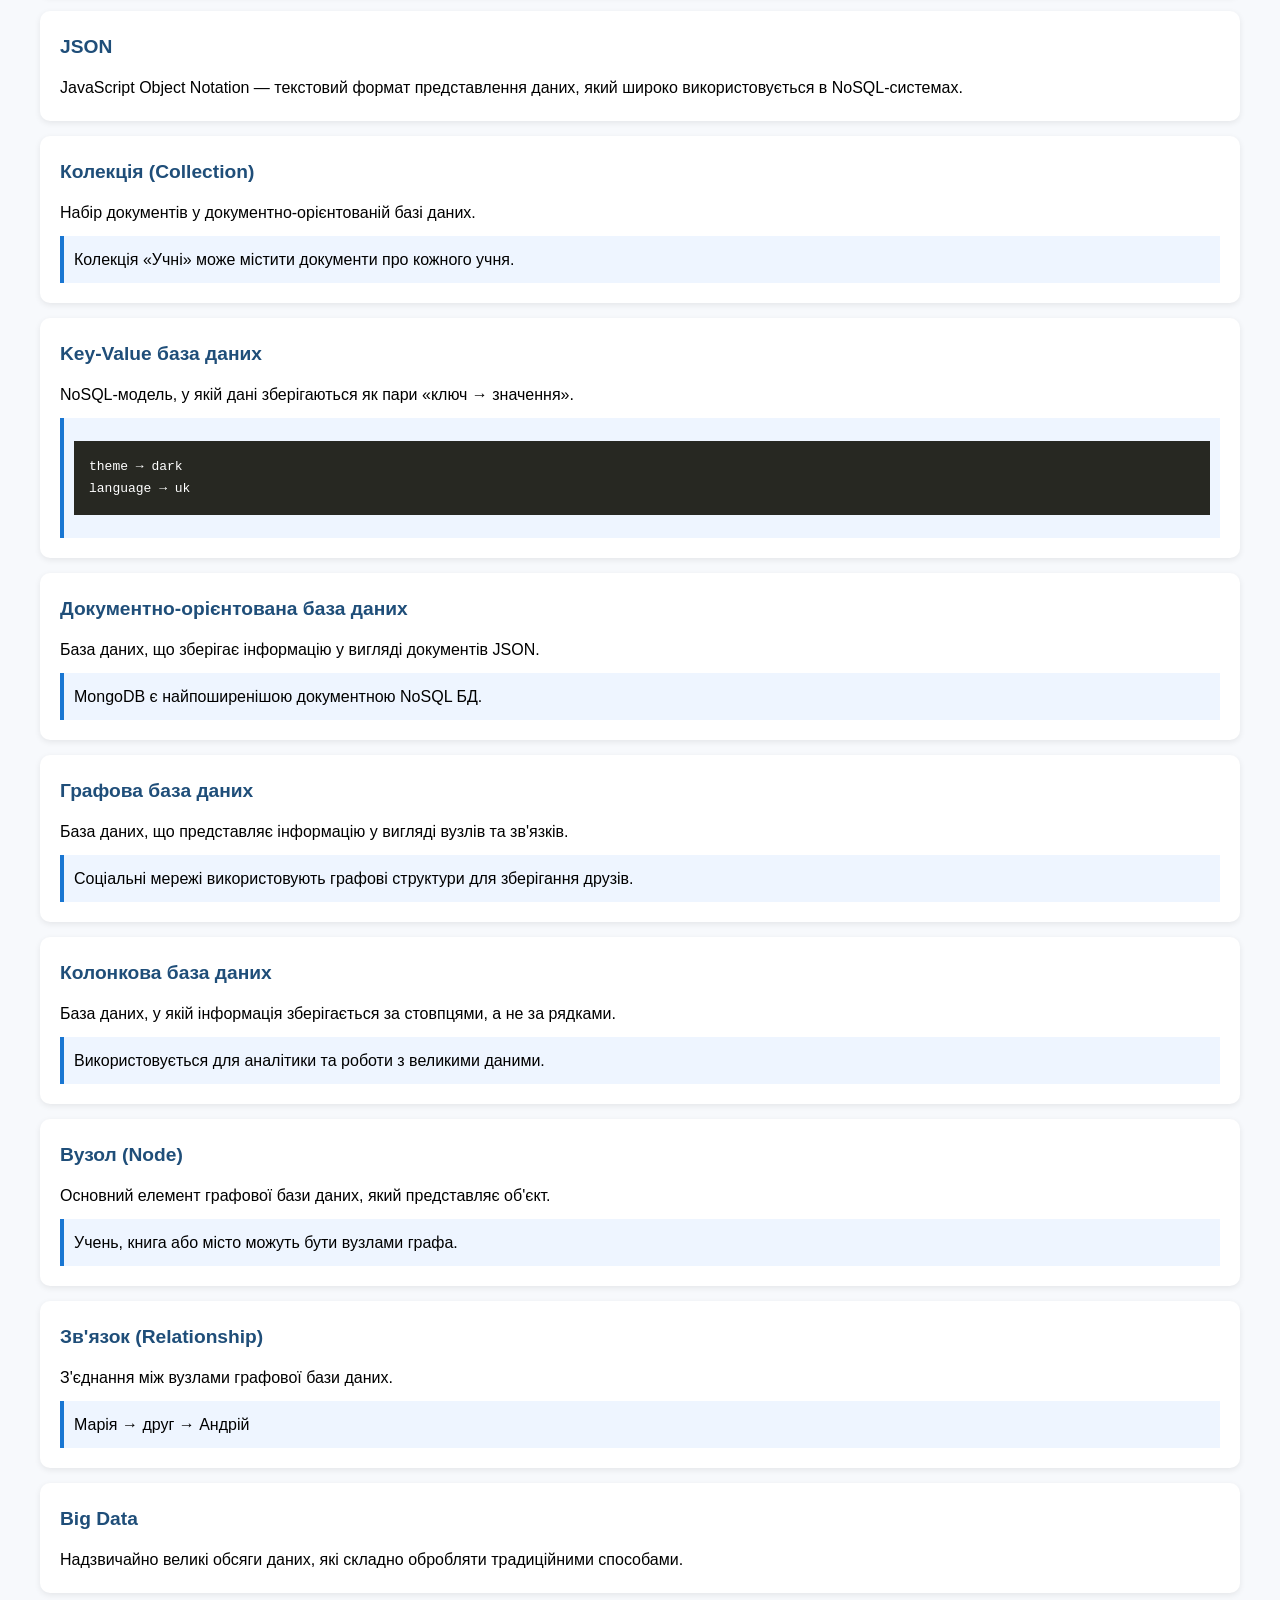
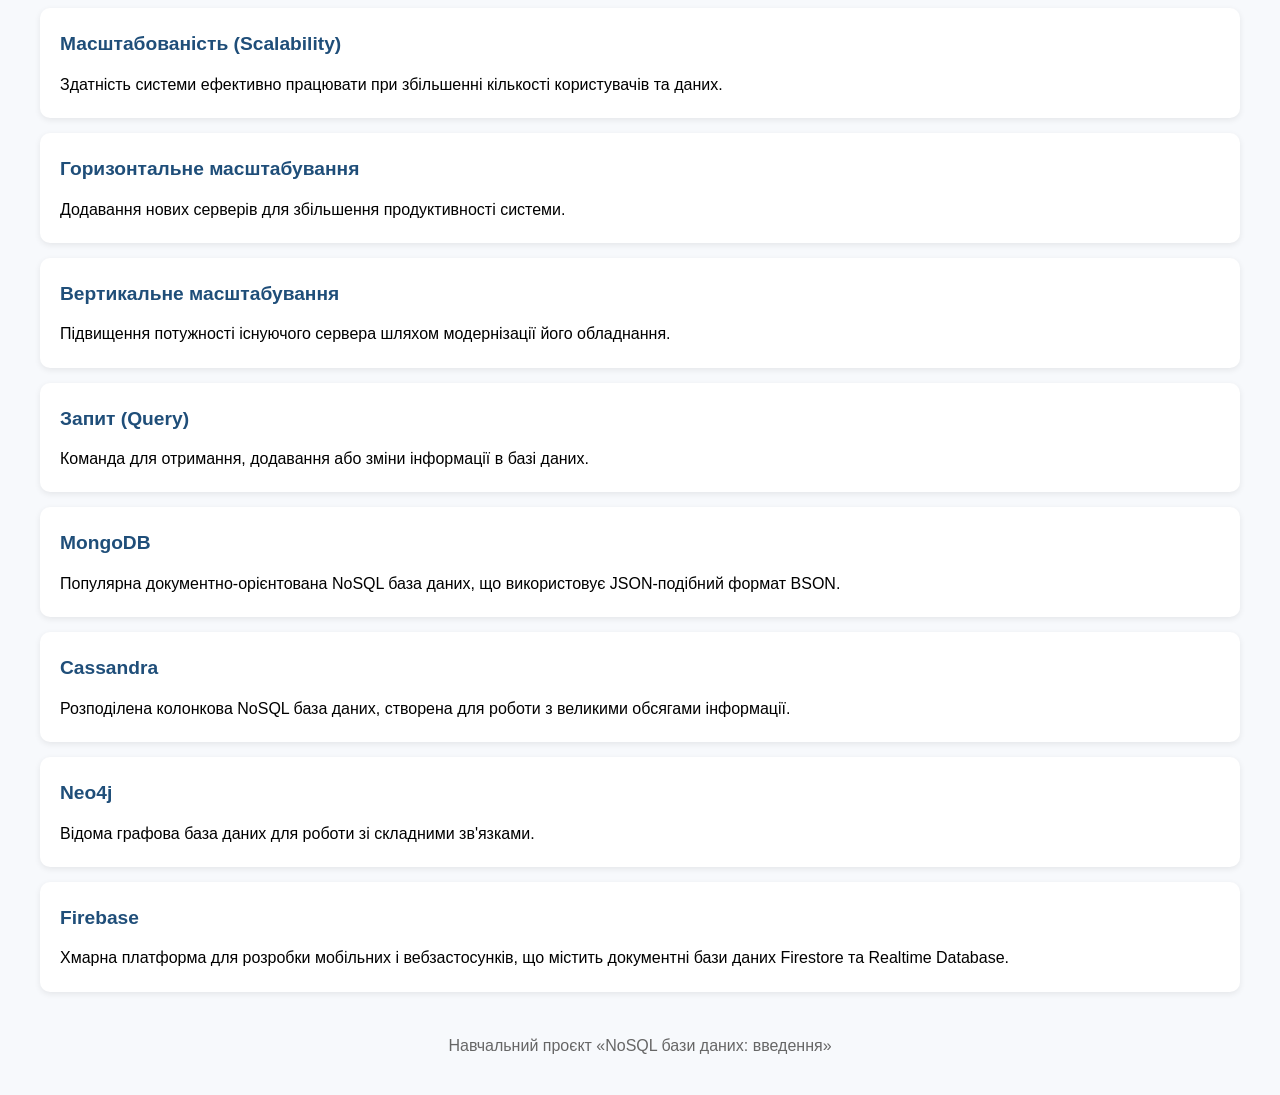
<file: theory/glossary.html>
<!doctype html>
<html lang="uk">
  <head>
    <meta charset="UTF-8" />
    <meta name="viewport" content="width=device-width, initial-scale=1.0" />
    <title>Глосарій — NoSQL бази даних</title>

    <style>
      body {
        font-family: Arial, sans-serif;
        line-height: 1.7;
        max-width: 1200px;
        margin: 0 auto;
        padding: 20px;
        background: #f5f7fa;
      }

      header {
        text-align: center;
        padding: 20px;
        margin-bottom: 30px;
      }

      h1 {
        color: #1f4e79;
      }

      .glossary-item {
        background: white;
        margin-bottom: 15px;
        padding: 20px;
        border-radius: 10px;
        box-shadow: 0 2px 6px rgba(0, 0, 0, 0.08);
      }

      .term {
        color: #1f4e79;
        font-size: 1.2rem;
        font-weight: bold;
      }

      .definition {
        margin-top: 10px;
      }

      .example {
        margin-top: 10px;
        padding: 10px;
        background: #eef5ff;
        border-left: 4px solid #1976d2;
      }

      footer {
        text-align: center;
        margin-top: 40px;
        color: #666;
      }
    </style>
    <link rel="stylesheet" href="../styles/style.css" />
  </head>

  <body>
    <header>
      <h1>Глосарій термінів</h1>
      <h2>Тема: NoSQL бази даних: введення</h2>
      <p>Навчальний ресурс для учнів 10–11 класів</p>
    </header>

    <nav>
      <ul>
        <li><a href="../index.html">Головна</a></li>
        <li><a href="../tests/tests.html">Тести</a></li>
        <li><a href="../practice/tasks.htmll">Практика</a></li>
        <li><a href="../theory/main-context.html">Глосарій</a></li>
      </ul>
    </nav>

    <div class="glossary-item">
      <div class="term">База даних (Database)</div>
      <div class="definition">
        Організована сукупність даних, призначена для зберігання, пошуку,
        оновлення та обробки інформації.
      </div>
      <div class="example">
        Приклад: база даних учнів школи або каталог товарів інтернет-магазину.
      </div>
    </div>

    <div class="glossary-item">
      <div class="term">Система керування базами даних (СУБД)</div>
      <div class="definition">
        Програмне забезпечення, яке дозволяє створювати, змінювати, зберігати та
        адмініструвати бази даних.
      </div>
      <div class="example">Приклади: MySQL, PostgreSQL, MongoDB.</div>
    </div>

    <div class="glossary-item">
      <div class="term">SQL</div>
      <div class="definition">
        Structured Query Language — стандартна мова для роботи з реляційними
        базами даних.
      </div>
      <div class="example">SELECT * FROM Students;</div>
    </div>

    <div class="glossary-item">
      <div class="term">NoSQL</div>
      <div class="definition">
        Клас нереляційних баз даних, що дозволяють працювати з великими обсягами
        структурованих і неструктурованих даних.
      </div>
      <div class="example">MongoDB, Cassandra, Neo4j.</div>
    </div>

    <div class="glossary-item">
      <div class="term">Реляційна база даних</div>
      <div class="definition">
        База даних, у якій інформація зберігається у вигляді таблиць, що
        пов'язані між собою.
      </div>
    </div>

    <div class="glossary-item">
      <div class="term">Нереляційна база даних</div>
      <div class="definition">
        База даних, яка використовує інші моделі зберігання інформації:
        документи, графи, ключ-значення або колонки.
      </div>
    </div>

    <div class="glossary-item">
      <div class="term">Документ</div>
      <div class="definition">
        Основна одиниця зберігання інформації у документно-орієнтованих базах
        даних.
      </div>
      <div class="example">
        <pre>
{
  "name": "Марія",
  "age": 16
}</pre
        >
      </div>
    </div>

    <div class="glossary-item">
      <div class="term">JSON</div>
      <div class="definition">
        JavaScript Object Notation — текстовий формат представлення даних, який
        широко використовується в NoSQL-системах.
      </div>
    </div>

    <div class="glossary-item">
      <div class="term">Колекція (Collection)</div>
      <div class="definition">
        Набір документів у документно-орієнтованій базі даних.
      </div>
      <div class="example">
        Колекція «Учні» може містити документи про кожного учня.
      </div>
    </div>

    <div class="glossary-item">
      <div class="term">Key-Value база даних</div>
      <div class="definition">
        NoSQL-модель, у якій дані зберігаються як пари «ключ → значення».
      </div>
      <div class="example">
        <pre>
theme → dark
language → uk
</pre
        >
      </div>
    </div>

    <div class="glossary-item">
      <div class="term">Документно-орієнтована база даних</div>
      <div class="definition">
        База даних, що зберігає інформацію у вигляді документів JSON.
      </div>
      <div class="example">MongoDB є найпоширенішою документною NoSQL БД.</div>
    </div>

    <div class="glossary-item">
      <div class="term">Графова база даних</div>
      <div class="definition">
        База даних, що представляє інформацію у вигляді вузлів та зв'язків.
      </div>
      <div class="example">
        Соціальні мережі використовують графові структури для зберігання друзів.
      </div>
    </div>

    <div class="glossary-item">
      <div class="term">Колонкова база даних</div>
      <div class="definition">
        База даних, у якій інформація зберігається за стовпцями, а не за
        рядками.
      </div>
      <div class="example">
        Використовується для аналітики та роботи з великими даними.
      </div>
    </div>

    <div class="glossary-item">
      <div class="term">Вузол (Node)</div>
      <div class="definition">
        Основний елемент графової бази даних, який представляє об'єкт.
      </div>
      <div class="example">
        Учень, книга або місто можуть бути вузлами графа.
      </div>
    </div>

    <div class="glossary-item">
      <div class="term">Зв'язок (Relationship)</div>
      <div class="definition">З'єднання між вузлами графової бази даних.</div>
      <div class="example">Марія → друг → Андрій</div>
    </div>

    <div class="glossary-item">
      <div class="term">Big Data</div>
      <div class="definition">
        Надзвичайно великі обсяги даних, які складно обробляти традиційними
        способами.
      </div>
    </div>

    <div class="glossary-item">
      <div class="term">Масштабованість (Scalability)</div>
      <div class="definition">
        Здатність системи ефективно працювати при збільшенні кількості
        користувачів та даних.
      </div>
    </div>

    <div class="glossary-item">
      <div class="term">Горизонтальне масштабування</div>
      <div class="definition">
        Додавання нових серверів для збільшення продуктивності системи.
      </div>
    </div>

    <div class="glossary-item">
      <div class="term">Вертикальне масштабування</div>
      <div class="definition">
        Підвищення потужності існуючого сервера шляхом модернізації його
        обладнання.
      </div>
    </div>

    <div class="glossary-item">
      <div class="term">Запит (Query)</div>
      <div class="definition">
        Команда для отримання, додавання або зміни інформації в базі даних.
      </div>
    </div>

    <div class="glossary-item">
      <div class="term">MongoDB</div>
      <div class="definition">
        Популярна документно-орієнтована NoSQL база даних, що використовує
        JSON-подібний формат BSON.
      </div>
    </div>

    <div class="glossary-item">
      <div class="term">Cassandra</div>
      <div class="definition">
        Розподілена колонкова NoSQL база даних, створена для роботи з великими
        обсягами інформації.
      </div>
    </div>

    <div class="glossary-item">
      <div class="term">Neo4j</div>
      <div class="definition">
        Відома графова база даних для роботи зі складними зв'язками.
      </div>
    </div>

    <div class="glossary-item">
      <div class="term">Firebase</div>
      <div class="definition">
        Хмарна платформа для розробки мобільних і вебзастосунків, що містить
        документні бази даних Firestore та Realtime Database.
      </div>
    </div>

    <footer>
      <p>Навчальний проєкт «NoSQL бази даних: введення»</p>
    </footer>
  </body>
</html>
</file>
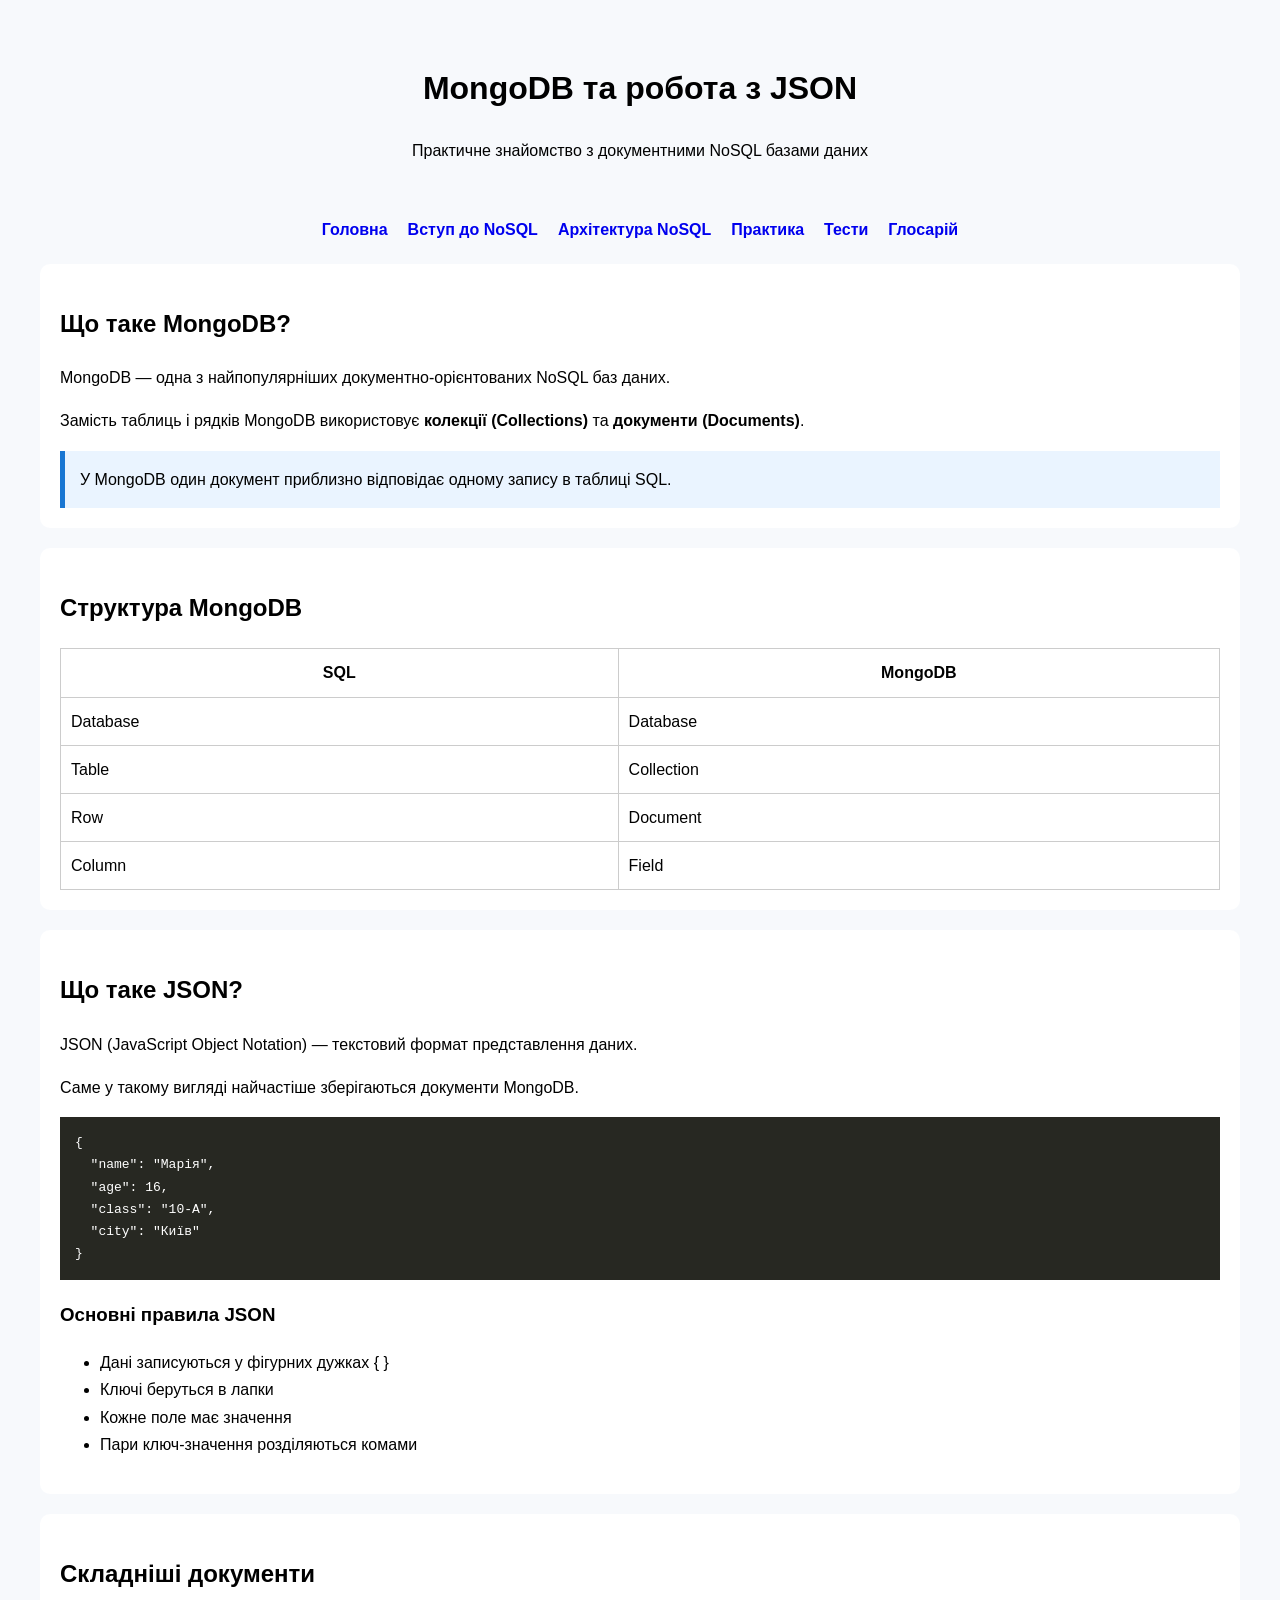
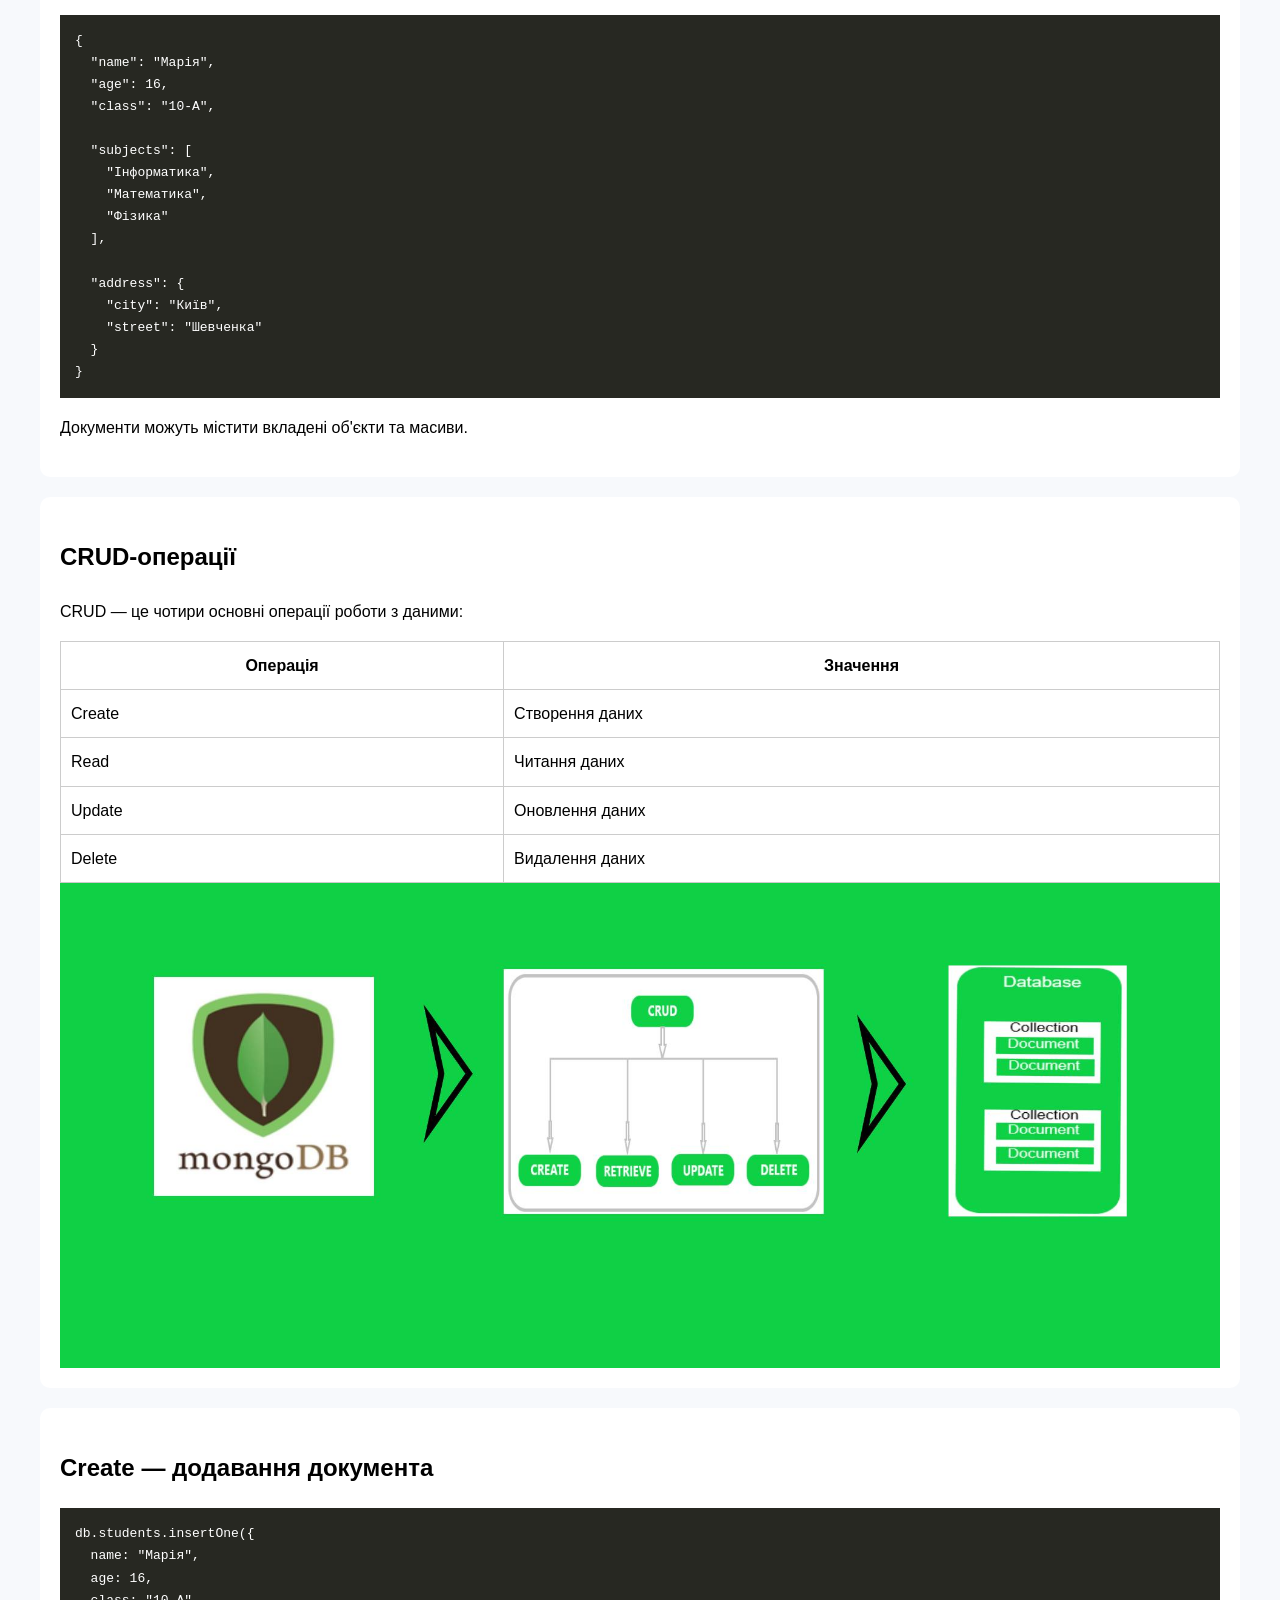
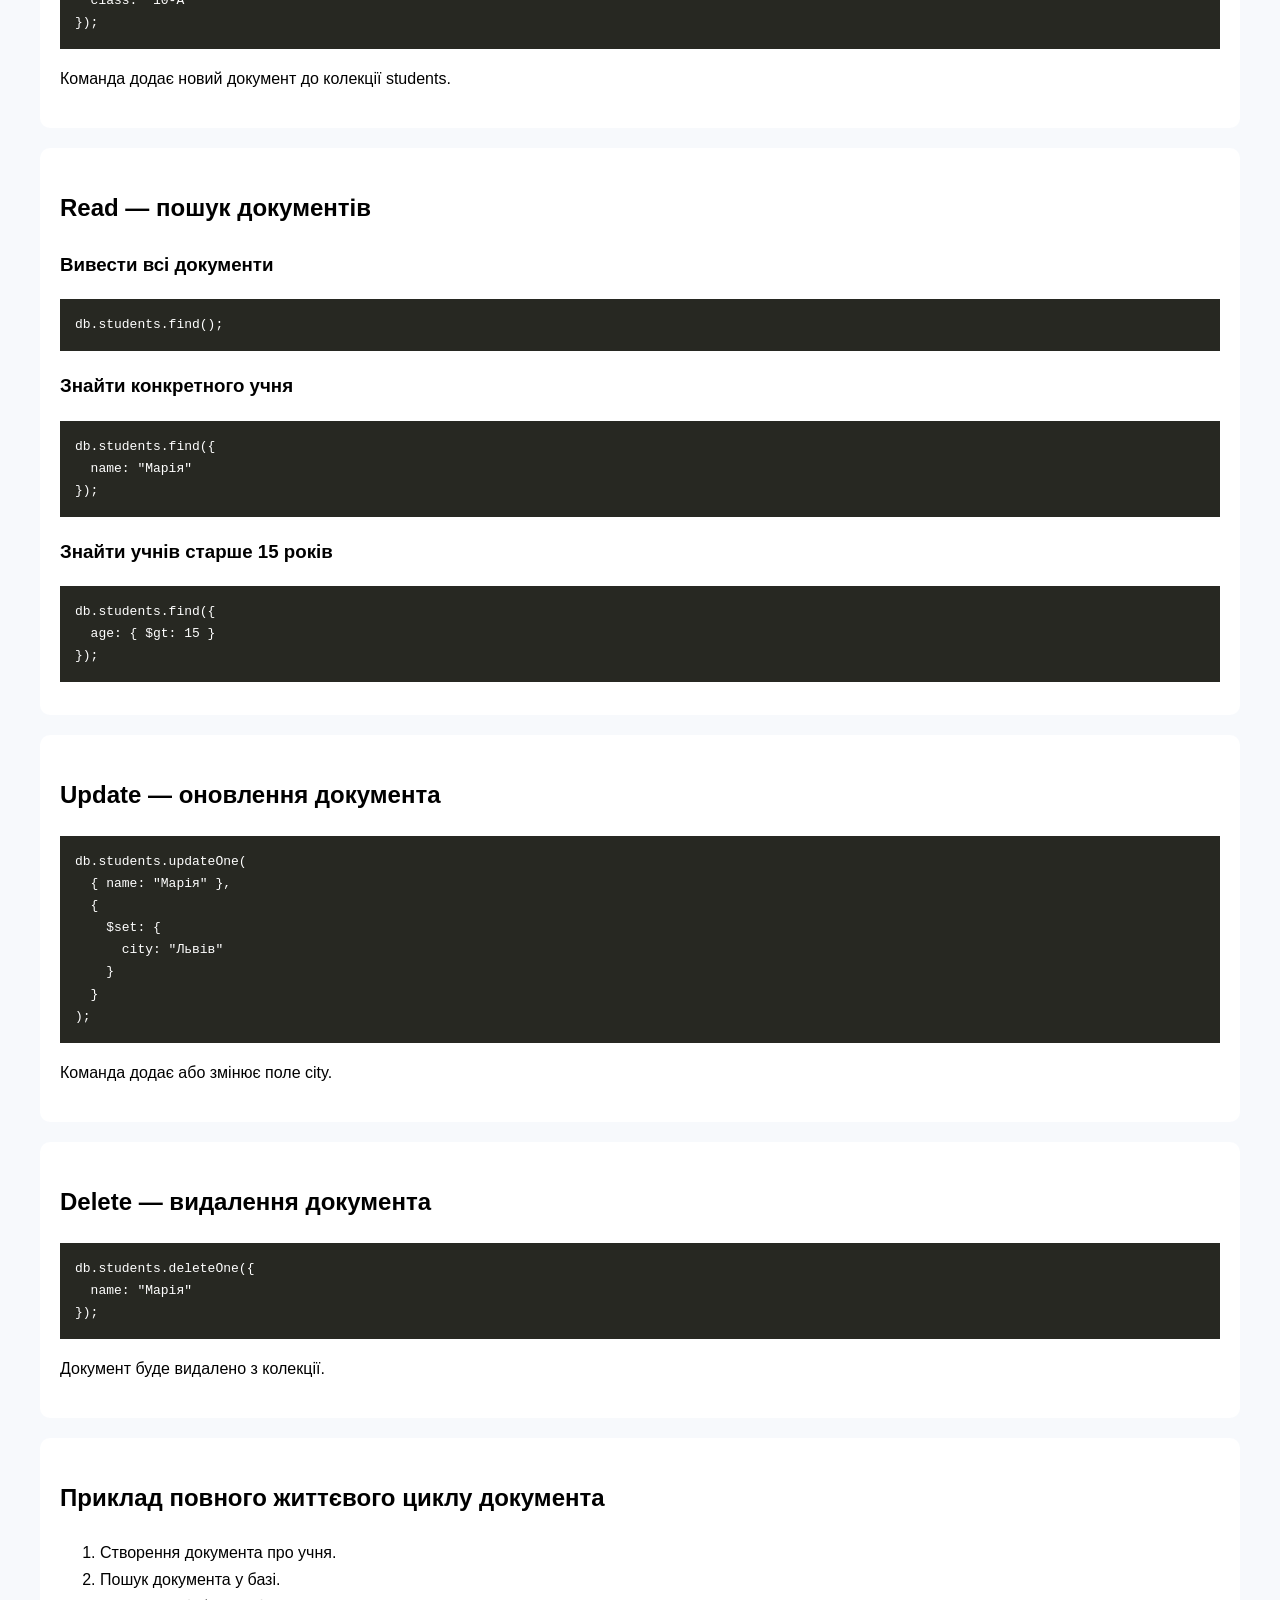
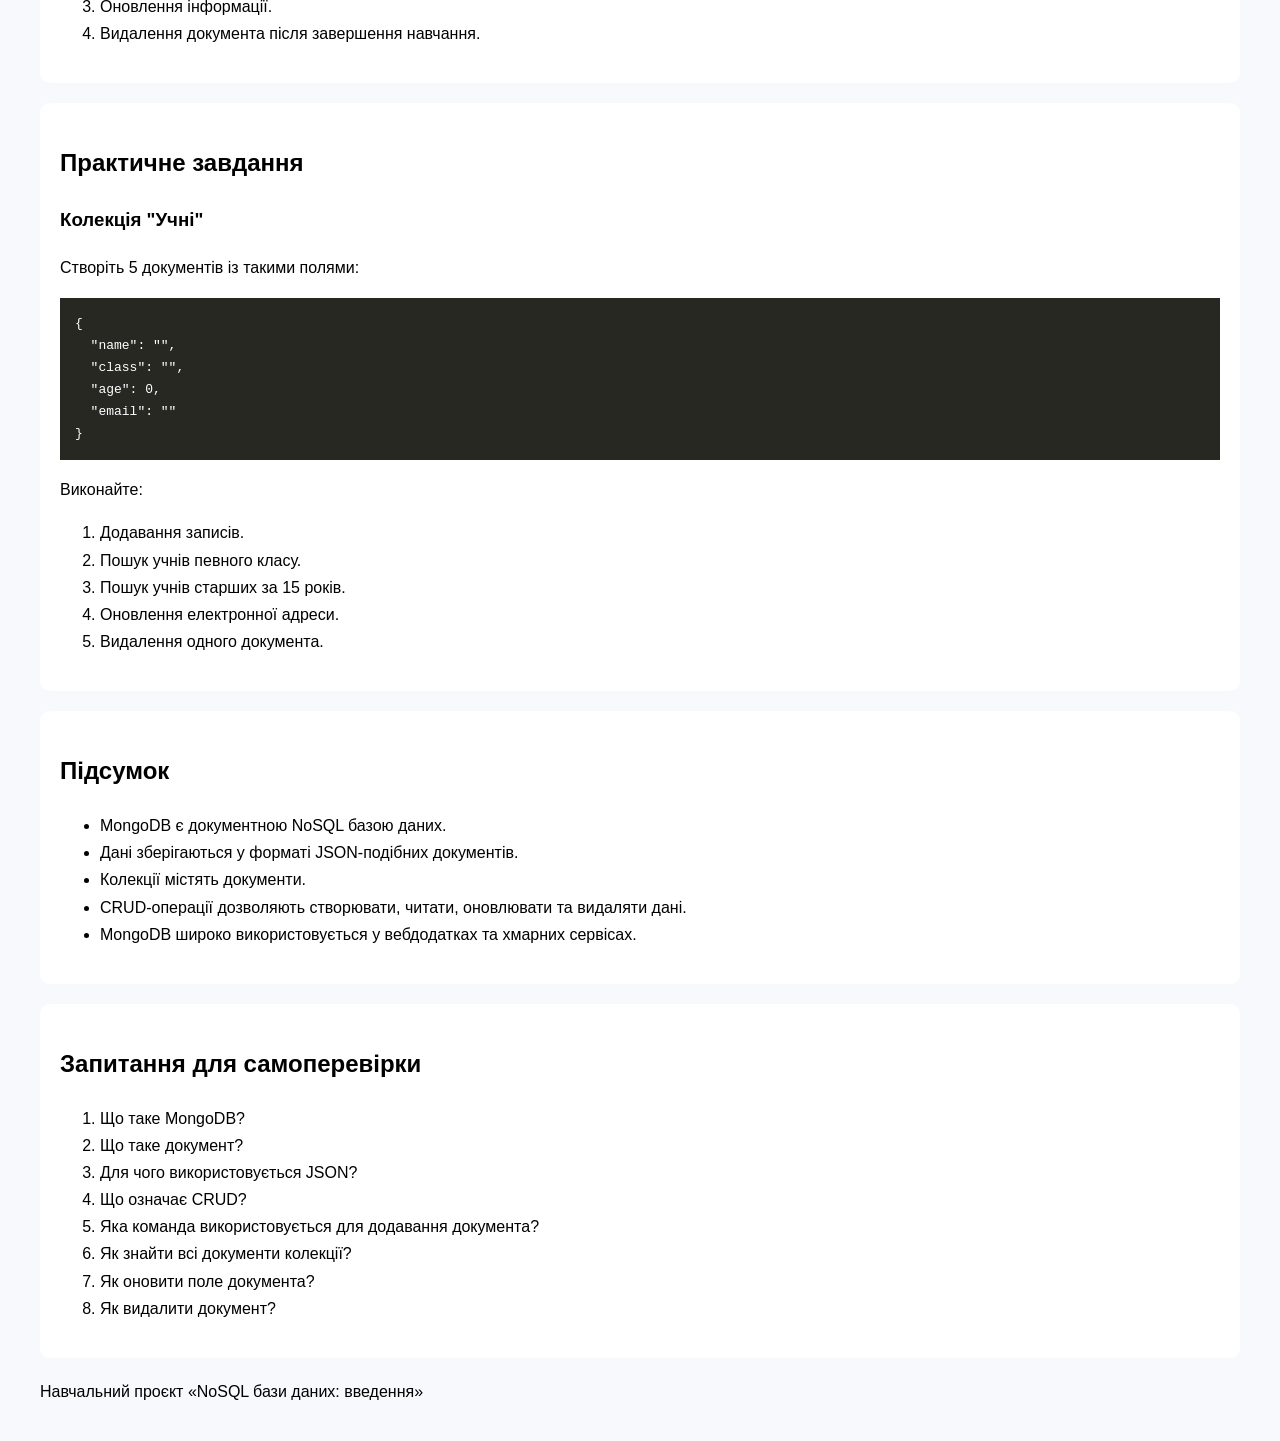
<file: theory/mongo-db-as-example.html>
<!doctype html>
<html lang="uk">
  <head>
    <meta charset="UTF-8" />
    <meta name="viewport" content="width=device-width, initial-scale=1.0" />
    <title>MongoDB та робота з JSON</title>

    <link rel="stylesheet" href="../styles/style.css" />
  </head>
  <body>
    <header>
      <h1>MongoDB та робота з JSON</h1>
      <p>Практичне знайомство з документними NoSQL базами даних</p>
    </header>

    <nav>
      <ul>
        <li><a href="../index.html">Головна</a></li>
        <li><a href="main-content.html">Вступ до NoSQL</a></li>
        <li><a href="no-sql-architecture.html">Архітектура NoSQL</a></li>
        <li><a href="../practice/tasks.html">Практика</a></li>
        <li><a href="../tests/tests.html">Тести</a></li>
        <li><a href="../theory/glossary.html">Глосарій</a></li>
      </ul>
    </nav>

    <main>
      <section>
        <h2>Що таке MongoDB?</h2>

        <p>
          MongoDB — одна з найпопулярніших документно-орієнтованих NoSQL баз
          даних.
        </p>

        <p>
          Замість таблиць і рядків MongoDB використовує
          <strong>колекції (Collections)</strong> та
          <strong>документи (Documents)</strong>.
        </p>

        <div class="info-box">
          У MongoDB один документ приблизно відповідає одному запису в таблиці
          SQL.
        </div>
      </section>

      <section>
        <h2>Структура MongoDB</h2>

        <table>
          <tr>
            <th>SQL</th>
            <th>MongoDB</th>
          </tr>

          <tr>
            <td>Database</td>
            <td>Database</td>
          </tr>

          <tr>
            <td>Table</td>
            <td>Collection</td>
          </tr>

          <tr>
            <td>Row</td>
            <td>Document</td>
          </tr>

          <tr>
            <td>Column</td>
            <td>Field</td>
          </tr>
        </table>
      </section>

      <section>
        <h2>Що таке JSON?</h2>

        <p>
          JSON (JavaScript Object Notation) — текстовий формат представлення
          даних.
        </p>

        <p>Саме у такому вигляді найчастіше зберігаються документи MongoDB.</p>

        <pre><code>{
  "name": "Марія",
  "age": 16,
  "class": "10-А",
  "city": "Київ"
}
</code></pre>

        <h3>Основні правила JSON</h3>

        <ul>
          <li>Дані записуються у фігурних дужках { }</li>
          <li>Ключі беруться в лапки</li>
          <li>Кожне поле має значення</li>
          <li>Пари ключ-значення розділяються комами</li>
        </ul>
      </section>

      <section>
        <h2>Складніші документи</h2>

        <pre><code>{
  "name": "Марія",
  "age": 16,
  "class": "10-А",

  "subjects": [
    "Інформатика",
    "Математика",
    "Фізика"
  ],

  "address": {
    "city": "Київ",
    "street": "Шевченка"
  }
}
</code></pre>

        <p>Документи можуть містити вкладені об'єкти та масиви.</p>
      </section>

      <section>
        <h2>CRUD-операції</h2>

        <p>CRUD — це чотири основні операції роботи з даними:</p>

        <table>
          <tr>
            <th>Операція</th>
            <th>Значення</th>
          </tr>

          <tr>
            <td>Create</td>
            <td>Створення даних</td>
          </tr>

          <tr>
            <td>Read</td>
            <td>Читання даних</td>
          </tr>

          <tr>
            <td>Update</td>
            <td>Оновлення даних</td>
          </tr>

          <tr>
            <td>Delete</td>
            <td>Видалення даних</td>
          </tr>
        </table>
        <div>
          <img
            src="../resources/images/mongo_crud.jpeg"
            alt="Типи NoSQL баз даних"
            class="responsive-image"
          />
        </div>
      </section>

      <section>
        <h2>Create — додавання документа</h2>

        <pre><code>db.students.insertOne({
  name: "Марія",
  age: 16,
  class: "10-А"
});
</code></pre>

        <p>Команда додає новий документ до колекції students.</p>
      </section>

      <section>
        <h2>Read — пошук документів</h2>

        <h3>Вивести всі документи</h3>

        <pre><code>db.students.find();
</code></pre>

        <h3>Знайти конкретного учня</h3>

        <pre><code>db.students.find({
  name: "Марія"
});
</code></pre>

        <h3>Знайти учнів старше 15 років</h3>

        <pre><code>db.students.find({
  age: { $gt: 15 }
});
</code></pre>
      </section>

      <section>
        <h2>Update — оновлення документа</h2>

        <pre><code>db.students.updateOne(
  { name: "Марія" },
  {
    $set: {
      city: "Львів"
    }
  }
);
</code></pre>

        <p>Команда додає або змінює поле city.</p>
      </section>

      <section>
        <h2>Delete — видалення документа</h2>

        <pre><code>db.students.deleteOne({
  name: "Марія"
});
</code></pre>

        <p>Документ буде видалено з колекції.</p>
      </section>

      <section>
        <h2>Приклад повного життєвого циклу документа</h2>

        <ol>
          <li>Створення документа про учня.</li>
          <li>Пошук документа у базі.</li>
          <li>Оновлення інформації.</li>
          <li>Видалення документа після завершення навчання.</li>
        </ol>
      </section>

      <section>
        <h2>Практичне завдання</h2>

        <h3>Колекція "Учні"</h3>

        <p>Створіть 5 документів із такими полями:</p>

        <pre><code>{
  "name": "",
  "class": "",
  "age": 0,
  "email": ""
}
</code></pre>

        <p>Виконайте:</p>

        <ol>
          <li>Додавання записів.</li>
          <li>Пошук учнів певного класу.</li>
          <li>Пошук учнів старших за 15 років.</li>
          <li>Оновлення електронної адреси.</li>
          <li>Видалення одного документа.</li>
        </ol>
      </section>

      <section>
        <h2>Підсумок</h2>

        <ul>
          <li>MongoDB є документною NoSQL базою даних.</li>
          <li>Дані зберігаються у форматі JSON-подібних документів.</li>
          <li>Колекції містять документи.</li>
          <li>
            CRUD-операції дозволяють створювати, читати, оновлювати та видаляти
            дані.
          </li>
          <li>
            MongoDB широко використовується у вебдодатках та хмарних сервісах.
          </li>
        </ul>
      </section>

      <section>
        <h2>Запитання для самоперевірки</h2>

        <ol>
          <li>Що таке MongoDB?</li>
          <li>Що таке документ?</li>
          <li>Для чого використовується JSON?</li>
          <li>Що означає CRUD?</li>
          <li>Яка команда використовується для додавання документа?</li>
          <li>Як знайти всі документи колекції?</li>
          <li>Як оновити поле документа?</li>
          <li>Як видалити документ?</li>
        </ol>
      </section>
    </main>

    <footer>
      <p>Навчальний проєкт «NoSQL бази даних: введення»</p>
    </footer>
  </body>
</html>
</file>
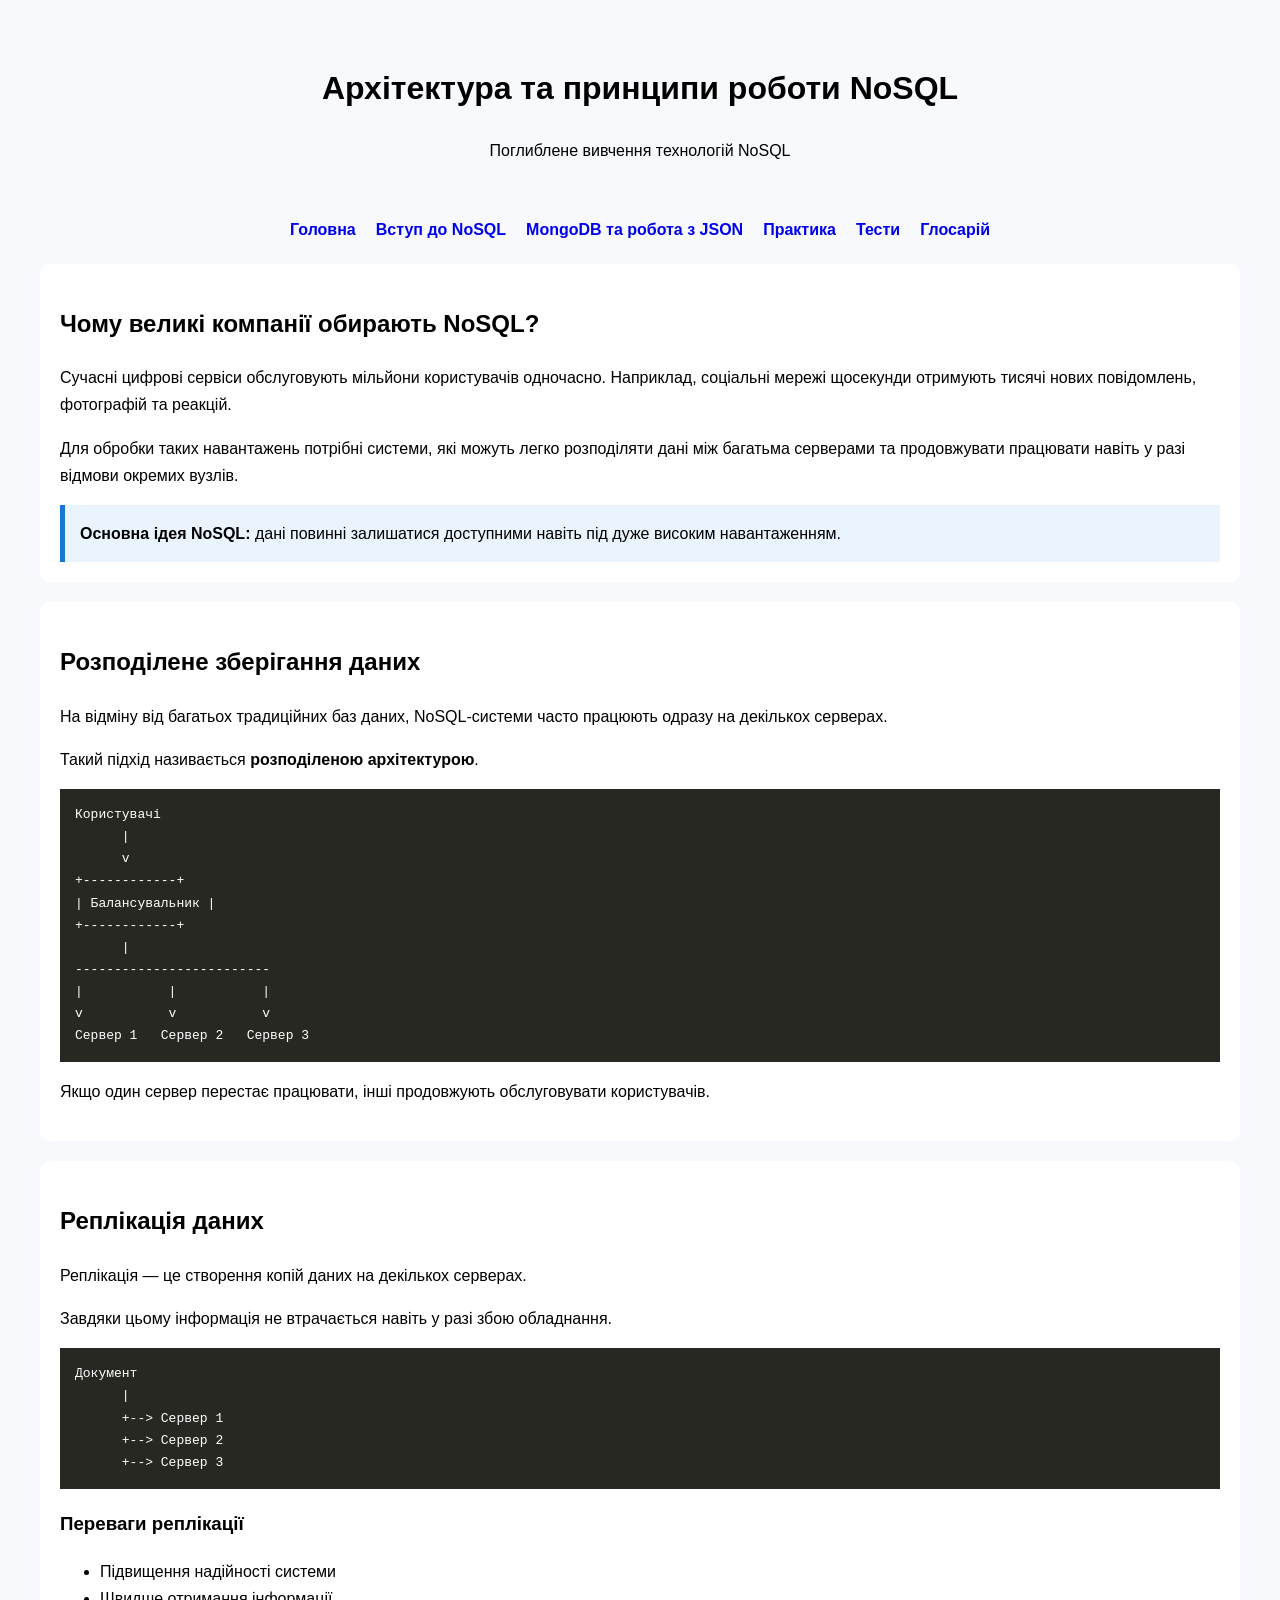
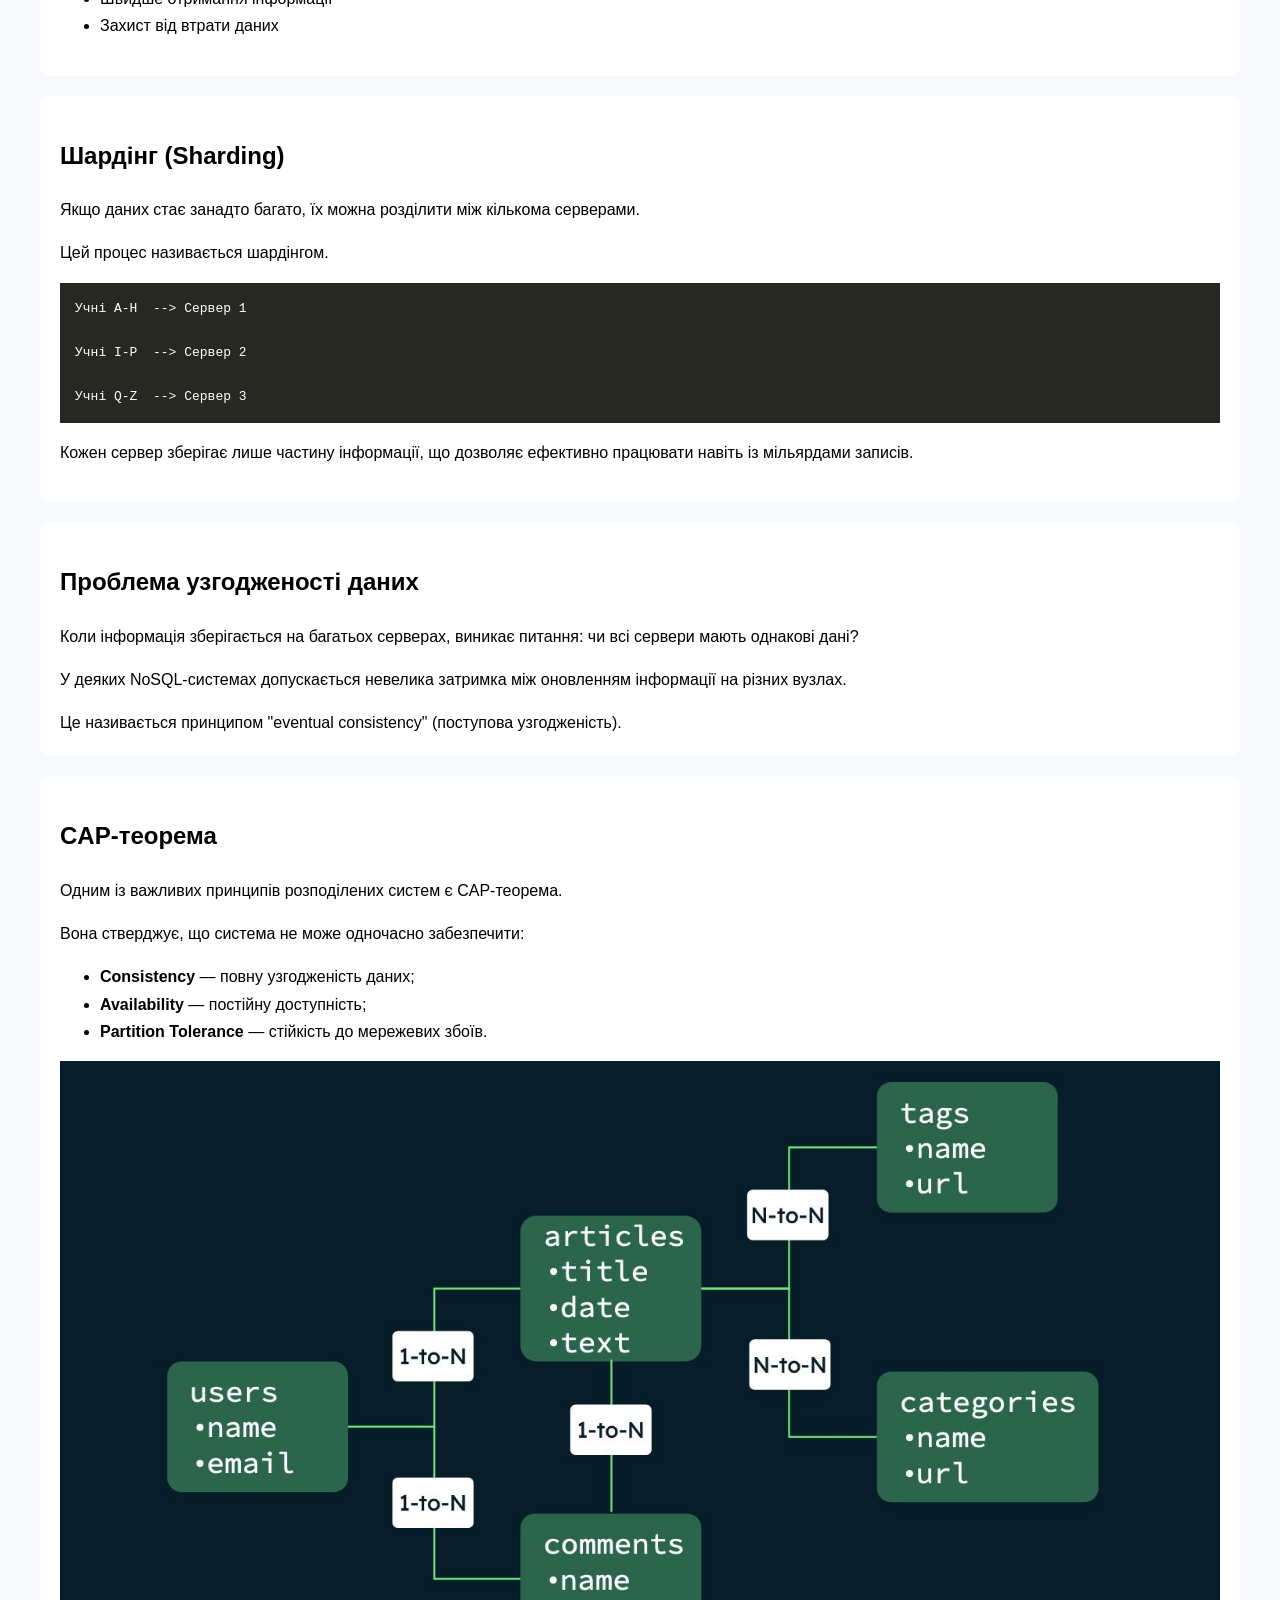
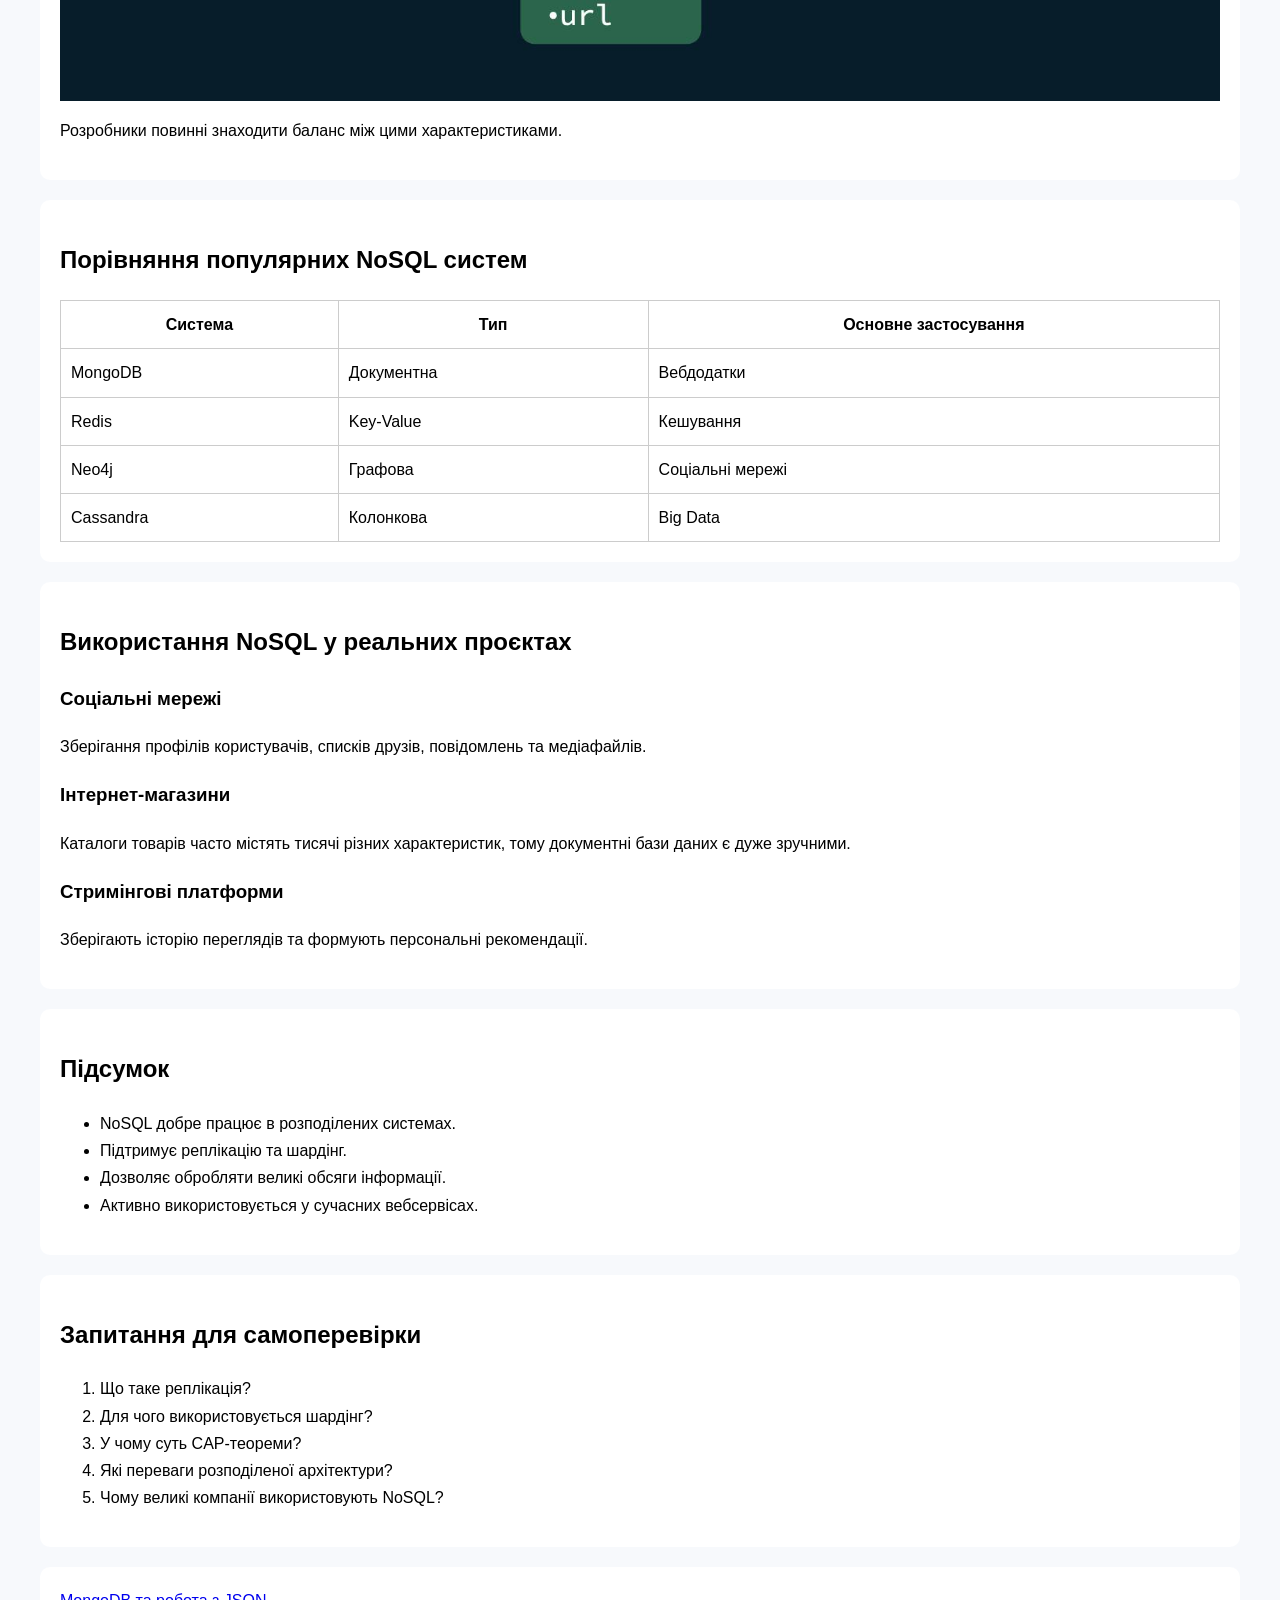
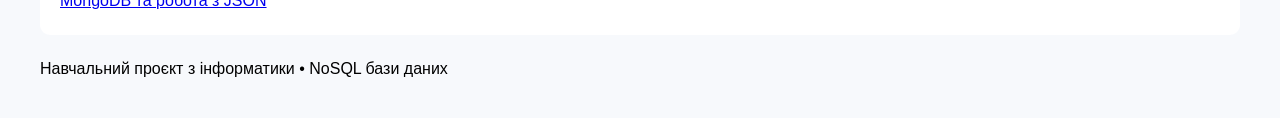
<file: theory/no-sql-architecture.html>
<!doctype html>
<html lang="uk">
  <head>
    <meta charset="UTF-8" />
    <meta name="viewport" content="width=device-width, initial-scale=1.0" />
    <title>Архітектура та принципи роботи NoSQL</title>

    <link rel="stylesheet" href="../styles/style.css" />
  </head>
  <body>
    <header>
      <h1>Архітектура та принципи роботи NoSQL</h1>
      <p>Поглиблене вивчення технологій NoSQL</p>
    </header>

    <nav>
      <ul>
        <li><a href="../index.html">Головна</a></li>
        <li><a href="main-content.html">Вступ до NoSQL</a></li>
        <li><a href="mongo-db-as-example.html">MongoDB та робота з JSON</a></li>
        <li><a href="../practice/tasks.html">Практика</a></li>
        <li><a href="../tests/tests.html">Тести</a></li>
        <li><a href="../theory/glossary.html">Глосарій</a></li>
      </ul>
    </nav>

    <main>
      <section>
        <h2>Чому великі компанії обирають NoSQL?</h2>

        <p>
          Сучасні цифрові сервіси обслуговують мільйони користувачів одночасно.
          Наприклад, соціальні мережі щосекунди отримують тисячі нових
          повідомлень, фотографій та реакцій.
        </p>

        <p>
          Для обробки таких навантажень потрібні системи, які можуть легко
          розподіляти дані між багатьма серверами та продовжувати працювати
          навіть у разі відмови окремих вузлів.
        </p>

        <div class="info-box">
          <strong>Основна ідея NoSQL:</strong>
          дані повинні залишатися доступними навіть під дуже високим
          навантаженням.
        </div>
      </section>

      <section>
        <h2>Розподілене зберігання даних</h2>

        <p>
          На відміну від багатьох традиційних баз даних, NoSQL-системи часто
          працюють одразу на декількох серверах.
        </p>

        <p>
          Такий підхід називається <strong>розподіленою архітектурою</strong>.
        </p>

        <pre>
Користувачі
      |
      v
+------------+
| Балансувальник |
+------------+
      |
-------------------------
|           |           |
v           v           v
Сервер 1   Сервер 2   Сервер 3
</pre
        >

        <p>
          Якщо один сервер перестає працювати, інші продовжують обслуговувати
          користувачів.
        </p>
      </section>

      <section>
        <h2>Реплікація даних</h2>

        <p>Реплікація — це створення копій даних на декількох серверах.</p>

        <p>
          Завдяки цьому інформація не втрачається навіть у разі збою обладнання.
        </p>

        <pre>
Документ
      |
      +--> Сервер 1
      +--> Сервер 2
      +--> Сервер 3
</pre
        >

        <h3>Переваги реплікації</h3>

        <ul>
          <li>Підвищення надійності системи</li>
          <li>Швидше отримання інформації</li>
          <li>Захист від втрати даних</li>
        </ul>
      </section>

      <section>
        <h2>Шардінг (Sharding)</h2>

        <p>
          Якщо даних стає занадто багато, їх можна розділити між кількома
          серверами.
        </p>

        <p>Цей процес називається шардінгом.</p>

        <pre>
Учні A-H  --> Сервер 1

Учні I-P  --> Сервер 2

Учні Q-Z  --> Сервер 3
</pre
        >

        <p>
          Кожен сервер зберігає лише частину інформації, що дозволяє ефективно
          працювати навіть із мільярдами записів.
        </p>
      </section>

      <section>
        <h2>Проблема узгодженості даних</h2>

        <p>
          Коли інформація зберігається на багатьох серверах, виникає питання: чи
          всі сервери мають однакові дані?
        </p>

        <p>
          У деяких NoSQL-системах допускається невелика затримка між оновленням
          інформації на різних вузлах.
        </p>

        <div class="warning-box">
          Це називається принципом "eventual consistency" (поступова
          узгодженість).
        </div>
      </section>

      <section>
        <h2>CAP-теорема</h2>

        <p>Одним із важливих принципів розподілених систем є CAP-теорема.</p>

        <p>Вона стверджує, що система не може одночасно забезпечити:</p>

        <ul>
          <li><strong>Consistency</strong> — повну узгодженість даних;</li>
          <li><strong>Availability</strong> — постійну доступність;</li>
          <li>
            <strong>Partition Tolerance</strong> — стійкість до мережевих збоїв.
          </li>
        </ul>
        <img
          src="../resources/images/no_sql_example.jpeg"
          alt="Типи NoSQL баз даних"
          class="responsive-image"
        />
        <p>Розробники повинні знаходити баланс між цими характеристиками.</p>
      </section>

      <section>
        <h2>Порівняння популярних NoSQL систем</h2>

        <table>
          <tr>
            <th>Система</th>
            <th>Тип</th>
            <th>Основне застосування</th>
          </tr>

          <tr>
            <td>MongoDB</td>
            <td>Документна</td>
            <td>Вебдодатки</td>
          </tr>

          <tr>
            <td>Redis</td>
            <td>Key-Value</td>
            <td>Кешування</td>
          </tr>

          <tr>
            <td>Neo4j</td>
            <td>Графова</td>
            <td>Соціальні мережі</td>
          </tr>

          <tr>
            <td>Cassandra</td>
            <td>Колонкова</td>
            <td>Big Data</td>
          </tr>
        </table>
      </section>

      <section>
        <h2>Використання NoSQL у реальних проєктах</h2>

        <h3>Соціальні мережі</h3>

        <p>
          Зберігання профілів користувачів, списків друзів, повідомлень та
          медіафайлів.
        </p>

        <h3>Інтернет-магазини</h3>

        <p>
          Каталоги товарів часто містять тисячі різних характеристик, тому
          документні бази даних є дуже зручними.
        </p>

        <h3>Стримінгові платформи</h3>

        <p>
          Зберігають історію переглядів та формують персональні рекомендації.
        </p>
      </section>

      <section>
        <h2>Підсумок</h2>

        <ul>
          <li>NoSQL добре працює в розподілених системах.</li>
          <li>Підтримує реплікацію та шардінг.</li>
          <li>Дозволяє обробляти великі обсяги інформації.</li>
          <li>Активно використовується у сучасних вебсервісах.</li>
        </ul>
      </section>

      <section>
        <h2>Запитання для самоперевірки</h2>

        <ol>
          <li>Що таке реплікація?</li>
          <li>Для чого використовується шардінг?</li>
          <li>У чому суть CAP-теореми?</li>
          <li>Які переваги розподіленої архітектури?</li>
          <li>Чому великі компанії використовують NoSQL?</li>
        </ol>
      </section>

      <section>
        <a href="mongo-db-as-example.html">MongoDB та робота з JSON</a>
      </section>
    </main>

    <footer>
      <p>Навчальний проєкт з інформатики • NoSQL бази даних</p>
    </footer>
  </body>
</html>
</file>
<file: styles/style.css>
body {
  font-family: Arial, sans-serif;
  max-width: 1200px;
  margin: 0 auto;
  padding: 20px;
  line-height: 1.7;
  background: #f7f9fc;
}

header {
  text-align: center;
  padding: 20px;
}

nav ul {
  display: flex;
  gap: 20px;
  list-style: none;
  justify-content: center;
  padding: 0;
}

nav a {
  text-decoration: none;
  font-weight: bold;
}

section {
  background: white;
  margin: 20px 0;
  padding: 20px;
  border-radius: 10px;
}

table {
  width: 100%;
  border-collapse: collapse;
}

th,
td {
  border: 1px solid #ccc;
  padding: 10px;
}

pre {
  background: #272822;
  color: white;
  padding: 15px;
  overflow: auto;
}

.info-box {
  background: #eaf4ff;
  border-left: 5px solid #1976d2;
  padding: 15px;
}

.responsive-image {
  max-width: 100%;
  height: auto;
  display: block;
  margin: auto;
}

.video-player {
  width: 100%;
  max-width: 900px;
  display: block;
  margin: auto;
  border-radius: 10px;
  box-shadow: 0 2px 8px rgba(0, 0, 0, 0.2);
}
</file>
